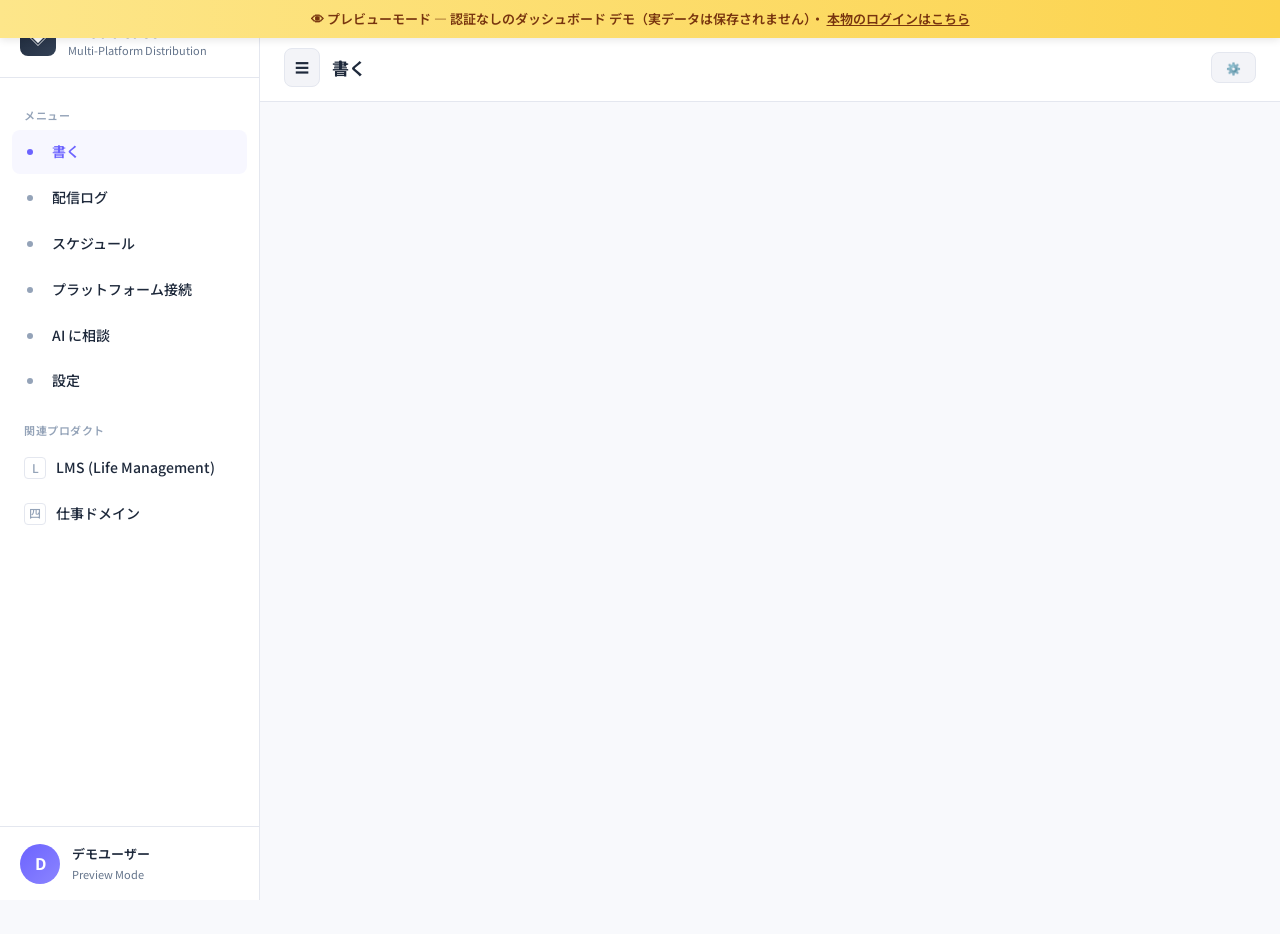
<file: broadcast-preview.html>
<!DOCTYPE html>
<html lang="ja">
<head>
  <meta charset="UTF-8">
  <meta name="viewport" content="width=device-width, initial-scale=1.0, maximum-scale=1.0, user-scalable=no">
  <title>Broadcast Preview - Multi-Platform Distribution System</title>
  <link rel="stylesheet" href="css/styles.css">
  <link rel="stylesheet" href="css/broadcast.css">
  <link rel="preconnect" href="https://fonts.googleapis.com">
  <link href="https://fonts.googleapis.com/css2?family=Noto+Sans+JP:wght@300;400;500;700&family=Inter:wght@300;400;500;700&display=swap" rel="stylesheet">
  <style>
    .preview-banner {
      position: fixed;
      top: 0; left: 0; right: 0;
      background: linear-gradient(90deg, #FDE68A, #FCD34D);
      color: #78350F;
      padding: 8px 16px;
      text-align: center;
      font-size: 13px;
      font-weight: 600;
      z-index: 9999;
      box-shadow: 0 2px 8px rgba(0,0,0,0.1);
    }
    .app-container { padding-top: 34px; }
  </style>
</head>
<body>
  <div class="preview-banner">
    👁 プレビューモード — 認証なしのダッシュボード デモ（実データは保存されません）・
    <a href="broadcast.html" style="color:#78350F;text-decoration:underline;">本物のログインはこちら</a>
  </div>

  <div class="app-container">

    <!-- Sidebar -->
    <aside class="sidebar" id="sidebar">
      <div class="sidebar-header">
        <a class="sidebar-logo" onclick="broadcastApp.navigate('compose')">
          <div class="sidebar-logo-icon">◈</div>
          <div>
            <div class="sidebar-logo-text">Broadcast</div>
            <div class="sidebar-logo-sub">Multi-Platform Distribution</div>
          </div>
        </a>
      </div>

      <nav class="sidebar-nav">
        <div class="nav-section-title">メニュー</div>
        <a class="nav-item active" data-page="compose" onclick="broadcastApp.navigate('compose')">
          <span class="nav-dot"></span><span>書く</span>
        </a>
        <a class="nav-item" data-page="history" onclick="broadcastApp.navigate('history')">
          <span class="nav-dot"></span><span>配信ログ</span>
        </a>
        <a class="nav-item" data-page="scheduled" onclick="broadcastApp.navigate('scheduled')">
          <span class="nav-dot"></span><span>スケジュール</span>
        </a>
        <a class="nav-item" data-page="connections" onclick="broadcastApp.navigate('connections')">
          <span class="nav-dot"></span><span>プラットフォーム接続</span>
        </a>
        <a class="nav-item" data-page="ask_ai" onclick="broadcastApp.navigate('ask_ai')">
          <span class="nav-dot"></span><span>AI に相談</span>
        </a>
        <a class="nav-item" data-page="settings" onclick="broadcastApp.navigate('settings')">
          <span class="nav-dot"></span><span>設定</span>
        </a>

        <div class="nav-section-title">関連プロダクト</div>
        <a class="nav-item" href="index.html">
          <span class="nav-num">L</span><span>LMS (Life Management)</span>
        </a>
        <a class="nav-item" href="work.html">
          <span class="nav-num">四</span><span>仕事ドメイン</span>
        </a>
      </nav>

      <div class="sidebar-user">
        <div class="user-avatar" style="background:linear-gradient(135deg,#6C63FF,#8B85FF);color:#fff;">D</div>
        <div class="user-info">
          <div class="user-name">デモユーザー</div>
          <div class="user-domain">Preview Mode</div>
        </div>
      </div>
    </aside>

    <!-- Main Content -->
    <main class="main-content">
      <div class="top-bar" id="top-bar">
        <div class="top-bar-left">
          <button class="btn btn-icon btn-secondary" id="menu-toggle" onclick="document.getElementById('sidebar').classList.toggle('open')">☰</button>
          <h2 class="top-bar-title" id="top-bar-title">書く</h2>
        </div>
        <div class="top-bar-right">
          <button class="btn btn-sm btn-secondary" onclick="broadcastApp.navigate('settings')">⚙️</button>
        </div>
      </div>

      <div class="page-content" id="mainContent"></div>
    </main>

  </div>

  <!-- Sidebar Overlay (mobile) -->
  <div class="sidebar-overlay" id="sidebar-overlay" onclick="document.getElementById('sidebar').classList.toggle('open')"></div>

  <!-- Toast -->
  <div class="toast-container" id="toast-container"></div>

  <!-- Mock shared LMS infrastructure stubs (enough to render the UI) -->
  <script>
    // Stub CONFIG to avoid depending on config.js's Firebase init
    window.CONFIG = {
      aiModels: {
        'claude-opus-4-6':   { name: 'Claude Opus 4.6',   provider: 'anthropic', maxTokens: 4096 },
        'claude-sonnet-4-6': { name: 'Claude Sonnet 4.6', provider: 'anthropic', maxTokens: 4096 },
        'claude-haiku-4-5':  { name: 'Claude Haiku 4.5',  provider: 'anthropic', maxTokens: 4096 },
        'gpt-4o':            { name: 'GPT-4o',            provider: 'openai',    maxTokens: 4096 },
        'gemini-pro':        { name: 'Gemini Pro',        provider: 'google',    maxTokens: 4096 }
      },
      endpoints: { anthropic: '', openai: '', google: '' }
    };

    // Stub Components helper (subset used by broadcast-app)
    window.Components = {
      showToast(msg, type) {
        const c = document.getElementById('toast-container');
        const t = document.createElement('div');
        t.className = 'toast toast-' + (type || 'info');
        t.textContent = msg;
        c.appendChild(t);
        setTimeout(() => t.classList.add('show'), 10);
        setTimeout(() => { t.classList.remove('show'); setTimeout(() => t.remove(), 300); }, 2800);
      },
      emptyState(icon, title, description) {
        return `<div class="empty-state">
          <div class="empty-icon" style="font-size:48px">${icon || '📭'}</div>
          <h3>${title || ''}</h3>
          <p style="color:var(--text-secondary)">${description || ''}</p>
        </div>`;
      },
      chatMessage(msg) {
        const cls = msg.role === 'user' ? 'chat-user' : 'chat-ai';
        const icon = msg.role === 'user' ? 'あ' : 'S';
        return `<div class="chat-msg ${cls}" style="display:flex;gap:10px;padding:10px;border-bottom:1px solid var(--border)">
          <div class="chat-icon" style="width:32px;height:32px;border-radius:50%;background:var(--accent);color:#fff;display:flex;align-items:center;justify-content:center;font-weight:700">${icon}</div>
          <div class="chat-content" style="flex:1">${(msg.content || '').replace(/\n/g, '<br>')}</div>
        </div>`;
      }
    };

    // Stub AIEngine (preview does not actually call APIs)
    window.AIEngine = {
      callAnthropic: () => Promise.resolve(''),
      callOpenAI: () => Promise.resolve(''),
      callGemini: () => Promise.resolve(''),
      setApiKey: () => {}
    };
    // Stub store with mock authenticated user
    window.store = {
      _state: { user: { displayName: 'デモユーザー', email: 'demo@example.com' }, isAuthenticated: true },
      get(k) { return this._state[k]; },
      set(k, v) { this._state[k] = v; },
      on() { return () => {}; }
    };
    window.FirebaseBackend = { init: () => Promise.resolve(), signOut: () => Promise.resolve() };
  </script>

  <!-- Broadcast scripts (real code, reactive UI) -->
  <script src="js/broadcast-config.js"></script>
  <script src="js/broadcast-store.js"></script>
  <script src="js/broadcast-ai.js"></script>
  <script src="js/broadcast-platforms.js"></script>
  <script src="js/broadcast-app.js"></script>

  <script>
    // ─── Inject demo data into broadcastStore ───
    broadcastStore.set('draft', {
      title: '仕事の発信を、世界へ。',
      body: `今日の気づき：\n\n自分の思考をアウトプットする時、1つのプラットフォームだけに絞る必要はない。\n\n・Twitter では要点を絞って\n・LinkedIn ではプロフェッショナルに\n・Medium では深掘りエッセイに\n・note では読者との距離感を意識して\n\nそれぞれに合わせて書き分ければ、同じ思考がもっと多くの人に届く。\n\n書き分け作業こそ、AI が最も価値を発揮するところ。\n自分は原稿を 1 つ書き、AI に任せればいい。`,
      language: 'ja',
      tags: [],
      images: [],
      createdAt: new Date().toISOString()
    });

    broadcastStore.set('selectedPlatforms', ['twitter', 'linkedin', 'medium', 'note', 'threads', 'bluesky', 'discord', 'slack']);

    broadcastStore.set('connections', {
      twitter:   { connected: true, token: 'demo' },
      linkedin:  { connected: true, token: 'demo' },
      medium:    { connected: true, token: 'demo', userId: 'demo' },
      note:      { connected: true },
      threads:   { connected: true, token: 'demo' },
      bluesky:   { connected: true, handle: 'demo.bsky.social', appPassword: 'demo' },
      discord:   { connected: true, webhook: 'https://discord.com/api/webhooks/demo' },
      slack:     { connected: true, webhook: 'https://hooks.slack.com/demo' },
      mastodon:  { connected: true, token: 'demo', instance: 'mastodon.social' },
      telegram:  { connected: true, token: 'demo', chatId: '@demo' },
      devto:     { connected: true, token: 'demo' }
    });

    broadcastStore.set('adaptations', {
      twitter: {
        title: '',
        body: '今日の気づき：\n\n自分の思考を 1 プラットフォームに絞る必要はない。AI に書き分けを任せれば、同じ思考がもっと多くの人に届く。\n\n書き分けこそ AI の真価。#発信 #AI活用',
        tags: ['発信', 'AI活用'],
        charCount: 96,
        language: 'ja',
        edited: false
      },
      linkedin: {
        title: '',
        body: `【発信の質を上げる小さな気づき】\n\nコンテンツを発信する時、私たちは無意識に「1 つのプラットフォーム」を選んでしまいがちです。\n\nしかし、同じ思考であっても：\n\n✅ Twitter では要点を絞って瞬発力で\n✅ LinkedIn ではプロフェッショナルな学びとして\n✅ Medium では深いエッセイとして\n✅ note では読者との距離感を大切に\n\n書き分けることで、同じ思考がより多くの人の心に届きます。\n\nそして、この「書き分け作業」こそ、AI が最も価値を発揮する領域。\n\n私たちは原稿を 1 つ書くだけでよく、プラットフォーム最適化は AI に任せる — そんな時代が来ています。\n\n#コンテンツ戦略 #AI活用 #発信力`,
        tags: ['コンテンツ戦略', 'AI活用', '発信力'],
        charCount: 392,
        language: 'ja',
        edited: false
      },
      medium: {
        title: '書き分けは AI の仕事 — マルチプラットフォーム時代の発信術',
        body: `## はじめに\n\n自分の思考をアウトプットする時、私たちはつい 1 つのプラットフォームだけに絞りがちです。Twitter なら Twitter、LinkedIn なら LinkedIn、という具合に。\n\nでも、本当にそれでいいのでしょうか？\n\n## 各プラットフォームの性格\n\n同じ思想でも、プラットフォームごとに届き方は大きく違います。\n\n- **Twitter**: 要点を絞った瞬発力が求められる\n- **LinkedIn**: プロフェッショナルな学びとして提示する\n- **Medium**: 深いエッセイとして構造化する\n- **note**: 読者との距離感を大切にする\n\n## AI が変えたこと\n\nかつてはこの「書き分け作業」こそがボトルネックでした。1 つの思考を 4 つのプラットフォーム向けに書き分けるには、単純に 4 倍の時間がかかったからです。\n\nしかし今、AI はこの作業を完璧にこなせます。私たちは原稿を 1 つ書くだけ。あとは AI に任せればいい。\n\n## 結論\n\n発信の質を上げる鍵は、もはや「どう書くか」ではなく「どう AI に書き分けさせるか」です。`,
        tags: ['ai', 'writing', 'content-strategy'],
        charCount: 480,
        language: 'ja',
        edited: false
      },
      note: {
        title: '書き分けは AI の仕事になった',
        body: `自分の思考をアウトプットする時、いつも迷っていました。\n\nTwitter にしようか、note にしようか、それとも Medium に長文で書こうか。\n\n今日、ふと気づいたんです。どれか 1 つを選ぶ必要なんて、もうないんじゃないかって。\n\n同じ思想でも、プラットフォームによって届き方が違う。Twitter では要点を。LinkedIn ではプロフェッショナルに。Medium では深掘りで。そして note では、こうして読者の方との距離感を大切にしながら。\n\nそれぞれに合わせて書き分ければ、同じ思考がもっと多くの人に届くはず。\n\nそして面白いのは、この「書き分け作業」こそ、AI が最も価値を発揮する領域だということ。私たちは原稿を 1 つ書くだけでいい。あとは AI が、それぞれのプラットフォームの空気に合わせて書き直してくれる。\n\n発信のハードルが、また一つ下がった気がします。`,
        tags: [],
        charCount: 388,
        language: 'ja',
        edited: false
      },
      threads: {
        title: '',
        body: '自分の思考を 1 プラットフォームに絞る必要はもうない。\n\n・Twitter では要点を\n・LinkedIn ではプロフェッショナルに\n・Medium では深掘りに\n・note では読者との距離感を意識して\n\n書き分け作業こそ AI が最も価値を発揮する領域。原稿を 1 つ書けば、あとは AI に任せればいい。',
        tags: [],
        charCount: 155,
        language: 'ja',
        edited: false
      },
      bluesky: {
        title: '',
        body: '気づき: 自分の思考を 1 プラットフォームに絞る必要はない。\n\nTwitter/LinkedIn/Medium/note、それぞれに合わせて書き分ければ、同じ思考がもっと多くの人に届く。\n\n書き分けこそ AI の仕事。私たちは原稿を 1 つ書くだけでいい。',
        tags: [],
        charCount: 128,
        language: 'ja',
        edited: false
      },
      discord: {
        title: '',
        body: '📝 **今日の気づき**\n\n同じ思考でも、Twitter / LinkedIn / Medium / note で届き方が違う。\n書き分けこそ AI の仕事。原稿を 1 つ書けば、あとは AI に任せればいい。\n\n発信のハードルがまた下がった感ある。',
        tags: [],
        charCount: 135,
        language: 'ja',
        edited: false
      },
      slack: {
        title: '',
        body: '📝 今日の気づき: 同じ思考でもプラットフォームによって届き方が違う。Twitter では要点を、LinkedIn ではプロフェッショナルに、Medium では深掘りで。書き分けこそ AI の仕事なので、私たちは原稿を 1 つ書くだけでいい。発信のハードルがまた一段下がった。',
        tags: [],
        charCount: 144,
        language: 'ja',
        edited: false
      }
    });

    // Demo broadcast history
    broadcastStore.set('broadcasts', [
      {
        id: 'demo1',
        timestamp: new Date(Date.now() - 86400000).toISOString(),
        draft: { title: '朝の習慣の力', body: '毎朝の 15 分の瞑想が、1 日の質を劇的に変える。' },
        platforms: ['twitter', 'threads', 'bluesky', 'linkedin'],
        results: {
          twitter:  { status: 'success', url: 'https://twitter.com/i/web/status/demo1' },
          threads:  { status: 'success', url: 'https://threads.net/@demo/post/demo1' },
          bluesky:  { status: 'success', url: 'https://bsky.app/profile/demo/post/demo1' },
          linkedin: { status: 'success', url: 'https://linkedin.com/feed/update/demo1' }
        }
      },
      {
        id: 'demo2',
        timestamp: new Date(Date.now() - 172800000).toISOString(),
        draft: { title: '', body: 'コードは書かれる時間より読まれる時間の方が 10 倍長い。可読性は機能と同等に重要。' },
        platforms: ['twitter', 'devto', 'mastodon', 'discord'],
        results: {
          twitter:  { status: 'success', url: '#' },
          devto:    { status: 'success', url: '#' },
          mastodon: { status: 'success', url: '#' },
          discord:  { status: 'success' }
        }
      },
      {
        id: 'demo3',
        timestamp: new Date(Date.now() - 259200000).toISOString(),
        draft: { title: '', body: '日曜の朝、新しい週の設計図を書く時間を持つ。' },
        platforms: ['twitter', 'linkedin', 'slack'],
        results: {
          twitter:  { status: 'success', url: '#' },
          linkedin: { status: 'error', error: 'Rate limit exceeded' },
          slack:    { status: 'success' }
        }
      }
    ]);

    // ─── Override auth checks & disable real network calls ───
    broadcastStore.set = (function(orig) {
      return function(key, value) {
        // Prevent infinite redirect loops from isAuthenticated listener
        if (key === 'isAuthenticated' && value === false) return;
        return orig.call(this, key, value);
      };
    })(broadcastStore.set);

    // Stub the AI/platform calls so demo buttons don't throw
    BroadcastAI.callModel = async () => '---TITLE---\n\n---BODY---\n(プレビュー: 実際の AI 呼び出しはスタブ化されています)\n---TAGS---\n';
    BroadcastAI.adaptForAll = async () => {
      Components.showToast('プレビューでは実際の AI 呼び出しは行いません', 'info');
      return {};
    };
    BroadcastPlatforms.distribute = async () => {
      Components.showToast('プレビューでは実際の配信は行いません', 'info');
      return {};
    };

    // ─── Render ───
    broadcastApp.navigate = function(page) {
      broadcastStore._state.currentPage = page;
      const title = document.getElementById('top-bar-title');
      if (title) title.textContent = this.pageTitle(page);
      document.querySelectorAll('.nav-item').forEach(el => {
        el.classList.toggle('active', el.dataset.page === page);
      });
      const main = document.getElementById('mainContent');
      switch (page) {
        case 'compose':     main.innerHTML = this.renderCompose(); this.bindCompose(); break;
        case 'history':     main.innerHTML = this.renderHistory(); break;
        case 'connections': main.innerHTML = this.renderConnections(); break;
        case 'scheduled':   main.innerHTML = this.renderScheduled(); break;
        case 'settings':    main.innerHTML = this.renderSettings(); break;
        case 'ask_ai':      main.innerHTML = this.renderAskAI(); break;
        default:            main.innerHTML = this.renderCompose();
      }
    };

    // Initial render
    broadcastApp.navigate('compose');
  </script>
</body>
</html>
</file>
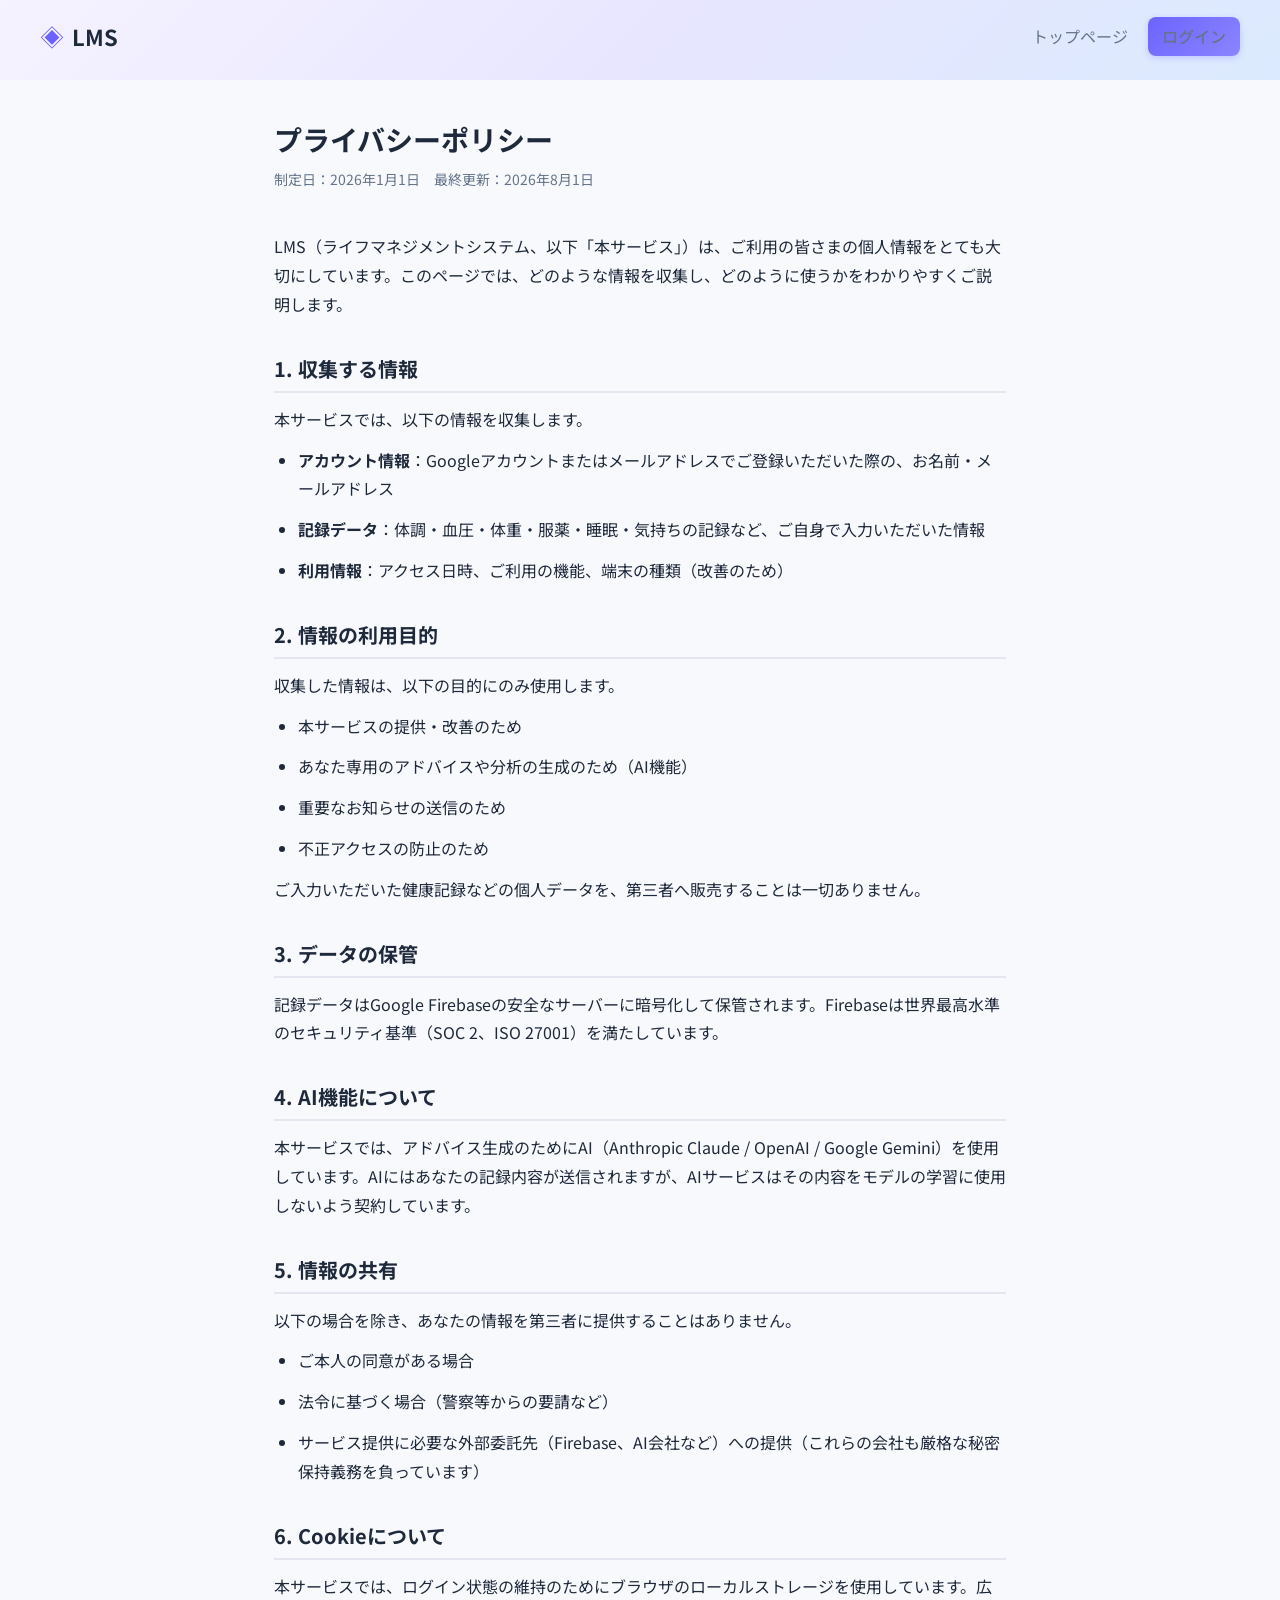
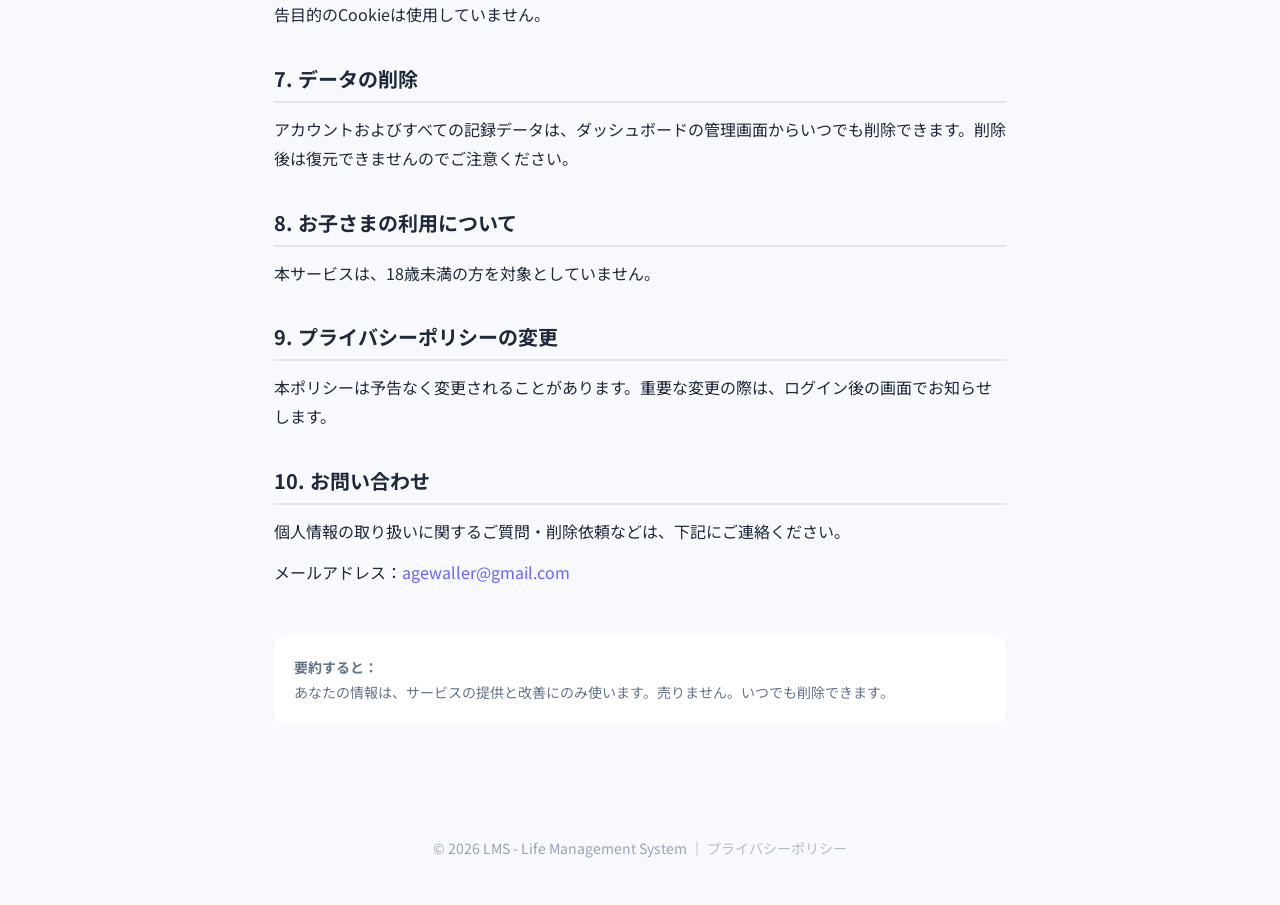
<file: privacy.html>
<!DOCTYPE html>
<html lang="ja">
<head>
  <meta charset="UTF-8">
  <meta name="theme-color" content="#6C63FF">
  <meta name="viewport" content="width=device-width, initial-scale=1.0">
  <title>プライバシーポリシー | LMS - Life Management System</title>
  <meta name="description" content="LMS（ライフマネジメントシステム）のプライバシーポリシーです。個人情報の取り扱い、データの利用方法をわかりやすくご説明します。">
  <link rel="manifest" href="/manifest.json">
  <link rel="stylesheet" href="css/styles.css?v=6">
  <link rel="preconnect" href="https://fonts.googleapis.com">
  <link href="https://fonts.googleapis.com/css2?family=Noto+Sans+JP:wght@300;400;500;700&display=swap" rel="stylesheet">
  <style>
    .policy-body {
      max-width: 780px;
      margin: 0 auto;
      padding: 40px 24px 80px;
      font-size: 16px;
      line-height: 1.8;
      color: var(--text-primary);
    }
    .policy-body h1 { font-size: 28px; margin-bottom: 8px; }
    .policy-body .updated { color: var(--text-secondary); font-size: 14px; margin-bottom: 40px; }
    .policy-body h2 { font-size: 20px; margin: 36px 0 12px; padding-bottom: 8px; border-bottom: 2px solid var(--border); }
    .policy-body p, .policy-body li { margin-bottom: 12px; }
    .policy-body ul { padding-left: 24px; }
    .policy-body a { color: var(--primary); }
    .back-link { display: inline-block; margin: 24px 24px 0; color: var(--primary); font-size: 15px; }
  </style>
</head>
<body class="landing-page">

  <header class="lp-hero" style="min-height:80px;padding:0">
    <nav class="lp-nav">
      <div class="lp-logo">
        <a href="index.html" class="logo-link"><span class="logo-icon">◈</span> <span class="logo-text">LMS</span></a>
      </div>
      <div class="lp-nav-links">
        <a href="index.html">トップページ</a>
        <a href="index.html#login" class="btn btn-sm btn-primary">ログイン</a>
      </div>
    </nav>
  </header>

  <div class="policy-body">
    <h1>プライバシーポリシー</h1>
    <p class="updated">制定日：2026年1月1日　最終更新：2026年8月1日</p>

    <p>LMS（ライフマネジメントシステム、以下「本サービス」）は、ご利用の皆さまの個人情報をとても大切にしています。このページでは、どのような情報を収集し、どのように使うかをわかりやすくご説明します。</p>

    <h2>1. 収集する情報</h2>
    <p>本サービスでは、以下の情報を収集します。</p>
    <ul>
      <li><strong>アカウント情報</strong>：Googleアカウントまたはメールアドレスでご登録いただいた際の、お名前・メールアドレス</li>
      <li><strong>記録データ</strong>：体調・血圧・体重・服薬・睡眠・気持ちの記録など、ご自身で入力いただいた情報</li>
      <li><strong>利用情報</strong>：アクセス日時、ご利用の機能、端末の種類（改善のため）</li>
    </ul>

    <h2>2. 情報の利用目的</h2>
    <p>収集した情報は、以下の目的にのみ使用します。</p>
    <ul>
      <li>本サービスの提供・改善のため</li>
      <li>あなた専用のアドバイスや分析の生成のため（AI機能）</li>
      <li>重要なお知らせの送信のため</li>
      <li>不正アクセスの防止のため</li>
    </ul>
    <p>ご入力いただいた健康記録などの個人データを、第三者へ販売することは一切ありません。</p>

    <h2>3. データの保管</h2>
    <p>記録データはGoogle Firebaseの安全なサーバーに暗号化して保管されます。Firebaseは世界最高水準のセキュリティ基準（SOC 2、ISO 27001）を満たしています。</p>

    <h2>4. AI機能について</h2>
    <p>本サービスでは、アドバイス生成のためにAI（Anthropic Claude / OpenAI / Google Gemini）を使用しています。AIにはあなたの記録内容が送信されますが、AIサービスはその内容をモデルの学習に使用しないよう契約しています。</p>

    <h2>5. 情報の共有</h2>
    <p>以下の場合を除き、あなたの情報を第三者に提供することはありません。</p>
    <ul>
      <li>ご本人の同意がある場合</li>
      <li>法令に基づく場合（警察等からの要請など）</li>
      <li>サービス提供に必要な外部委託先（Firebase、AI会社など）への提供（これらの会社も厳格な秘密保持義務を負っています）</li>
    </ul>

    <h2>6. Cookieについて</h2>
    <p>本サービスでは、ログイン状態の維持のためにブラウザのローカルストレージを使用しています。広告目的のCookieは使用していません。</p>

    <h2>7. データの削除</h2>
    <p>アカウントおよびすべての記録データは、ダッシュボードの管理画面からいつでも削除できます。削除後は復元できませんのでご注意ください。</p>

    <h2>8. お子さまの利用について</h2>
    <p>本サービスは、18歳未満の方を対象としていません。</p>

    <h2>9. プライバシーポリシーの変更</h2>
    <p>本ポリシーは予告なく変更されることがあります。重要な変更の際は、ログイン後の画面でお知らせします。</p>

    <h2>10. お問い合わせ</h2>
    <p>個人情報の取り扱いに関するご質問・削除依頼などは、下記にご連絡ください。</p>
    <p>メールアドレス：<a href="mailto:agewaller@gmail.com">agewaller@gmail.com</a></p>

    <div style="margin-top:48px;padding:20px;background:var(--bg-secondary);border-radius:var(--radius);font-size:14px;color:var(--text-secondary)">
      <strong>要約すると：</strong><br>
      あなたの情報は、サービスの提供と改善にのみ使います。売りません。いつでも削除できます。
    </div>
  </div>

  <footer class="lp-footer">
    <p>&copy; 2026 LMS - Life Management System ｜ <a href="privacy.html" style="color:inherit;opacity:0.7">プライバシーポリシー</a></p>
  </footer>

</body>
</html>
</file>
<file: css/styles.css>
/* ============================================================
   LMS - Life Management System Styles
   未病ダイアリーの設計を踏襲
   ============================================================ */

/* ─── CSS Variables (未病ダイアリー準拠 + 65歳向け調整) ─── */
:root {
  /* Backgrounds */
  --bg-primary: #f8f9fc;
  --bg-secondary: #ffffff;
  --bg-tertiary: #f3f4f8;
  --bg-card: #ffffff;
  --bg-hover: #f0f1f6;

  /* Borders */
  --border: #e4e7ef;
  --border-light: #d8dce8;

  /* Accent */
  --accent: #6C63FF;
  --accent-light: #8B85FF;
  --accent-bg: rgba(108, 99, 255, 0.05);
  --accent-border: rgba(108, 99, 255, 0.15);

  /* Status */
  --success: #10b981;
  --success-bg: rgba(16, 185, 129, 0.08);
  --warning: #f59e0b;
  --warning-bg: rgba(245, 158, 11, 0.08);
  --danger: #ef4444;
  --danger-bg: rgba(239, 68, 68, 0.08);
  --info: #3b82f6;
  --info-bg: rgba(59, 130, 246, 0.08);

  /* Text */
  --text-primary: #1e293b;
  --text-secondary: #64748b;
  --text-muted: #94a3b8;

  /* LMS legacy aliases (backward compat) */
  --primary: #6C63FF;
  --primary-light: #8B85FF;
  --primary-dark: #5B52E6;
  --bg: #f8f9fc;
  --text: #1e293b;
  --text-light: #64748b;

  /* Dimensions */
  --radius: 12px;
  --radius-sm: 8px;
  --radius-xs: 6px;
  --shadow: 0 1px 3px rgba(0,0,0,0.06), 0 1px 2px rgba(0,0,0,0.04);
  --shadow-lg: 0 4px 12px rgba(0,0,0,0.08);
  --transition: 0.2s ease;
  --sidebar-width: 260px;
  --sidebar-w: 260px;

  /* Fonts */
  --font-main: 'Noto Sans JP', 'Inter', -apple-system, BlinkMacSystemFont, sans-serif;
}

/* ─── Reset (未病ダイアリー準拠) ─── */
* { box-sizing: border-box; margin: 0; padding: 0; max-width: 100%; }
html { scroll-behavior: smooth; font-size: 15px; overflow-x: hidden; }
body {
  background: var(--bg-primary);
  color: var(--text-primary);
  font-family: var(--font-main);
  line-height: 1.7;
  min-height: 100vh;
  overflow-x: hidden;
  width: 100%;
  max-width: 100vw;
  font-size: 15px;
}
img, video, iframe, table, pre, code, svg { max-width: 100%; }
a { color: var(--accent); text-decoration: none; }
a:hover { opacity: 0.85; }
h1, h2, h3, h4 { font-weight: 700; line-height: 1.4; color: var(--text-primary); }
h1 { font-size: 24px; }
h2 { font-size: 20px; }
h3 { font-size: 17px; }
h4 { font-size: 15px; }
p { margin-bottom: 12px; }

/* ─── Buttons ─── */
.btn {
  display: inline-flex;
  align-items: center;
  justify-content: center;
  gap: 8px;
  padding: 10px 20px;
  border-radius: var(--radius-sm);
  font-size: 14px;
  font-weight: 500;
  cursor: pointer;
  border: none;
  transition: all var(--transition);
  font-family: var(--font-main);
  text-decoration: none;
  white-space: nowrap;
}
.btn:disabled { opacity: 0.5; cursor: not-allowed; }

.btn-primary {
  background: linear-gradient(135deg, var(--accent) 0%, var(--accent-light) 100%);
  color: #fff;
  box-shadow: 0 2px 6px rgba(108,99,255,0.25);
}
.btn-primary:hover {
  transform: translateY(-1px);
  box-shadow: 0 4px 12px rgba(108,99,255,0.35);
}

.btn-secondary {
  background: var(--bg-tertiary);
  color: var(--text-primary);
  border: 1px solid var(--border);
}
.btn-secondary:hover { background: var(--bg-hover); border-color: var(--border-light); }

.btn-outline {
  background: transparent;
  color: var(--accent);
  border: 1px solid var(--accent-border);
}
.btn-outline:hover { background: var(--accent-bg); }

.btn-success { background: var(--success); color: #fff; }
.btn-danger { background: var(--danger); color: #fff; }
.btn-warning { background: var(--warning); color: #fff; }

.btn-sm { padding: 6px 14px; font-size: 12px; }
.btn-lg { padding: 14px 28px; font-size: 16px; }
.btn-icon { padding: 8px; min-width: 36px; }
.btn-block { width: 100%; }

.btn-google {
  display: flex;
  align-items: center;
  justify-content: center;
  gap: 10px;
  width: 100%;
  padding: 12px 18px;
  border-radius: var(--radius-sm);
  background: #fff;
  color: var(--text-primary);
  border: 1px solid var(--border);
  font-size: 14px;
  font-weight: 500;
  cursor: pointer;
  transition: all var(--transition);
}
.btn-google:hover { background: var(--bg-tertiary); box-shadow: var(--shadow); }

/* ─── Form Elements ─── */
.form-group { margin-bottom: 16px; }
.form-group label,
.form-label {
  display: block;
  font-size: 12px;
  font-weight: 600;
  text-transform: uppercase;
  letter-spacing: 0.5px;
  color: var(--text-secondary);
  margin-bottom: 6px;
}
.form-input, .form-select, .form-textarea {
  width: 100%;
  padding: 10px 14px;
  border: 1px solid var(--border);
  border-radius: var(--radius-sm);
  font-size: 14px;
  font-family: var(--font-main);
  transition: all var(--transition);
  background: var(--bg-tertiary);
  color: var(--text-primary);
}
.form-input:focus, .form-select:focus, .form-textarea:focus {
  outline: none;
  border-color: var(--accent);
  background: var(--bg-secondary);
  box-shadow: 0 0 0 3px var(--accent-bg);
}
.form-textarea, textarea.form-input { min-height: 100px; resize: vertical; }
textarea.form-input { resize: vertical; }
select.form-input { appearance: auto; }

/* Slider */
.slider-field { display: flex; align-items: center; gap: 16px; }
.slider-field input[type="range"] { flex: 1; accent-color: var(--primary); height: 28px; }
.slider-val { font-weight: 700; min-width: 36px; text-align: center; font-size: 20px; }

/* Toggle */
.toggle { position: relative; display: inline-block; width: 60px; height: 32px; }
.toggle input { opacity: 0; width: 0; height: 0; }
.toggle-slider {
  position: absolute; cursor: pointer; inset: 0;
  background: var(--border); border-radius: 26px; transition: var(--transition);
}
.toggle-slider::before {
  content: ''; position: absolute; width: 26px; height: 26px;
  left: 3px; bottom: 3px; background: #fff;
  border-radius: 50%; transition: var(--transition);
}
.toggle input:checked + .toggle-slider { background: var(--primary); }
.toggle input:checked + .toggle-slider::before { transform: translateX(28px); }

/* ─── Form Actions ─── */
.form-actions { display: flex; gap: 10px; margin-top: 16px; }

/* ─── Cards (未病ダイアリー準拠) ─── */
.card {
  background: var(--bg-secondary);
  border: 1px solid var(--border);
  border-radius: var(--radius);
  box-shadow: var(--shadow);
  overflow: hidden;
  transition: all var(--transition);
  margin-bottom: 16px;
}
.card:hover {
  border-color: var(--border-light);
  box-shadow: var(--shadow-lg);
  transform: translateY(-2px);
}
.card-header {
  padding: 16px 20px;
  border-bottom: 1px solid var(--border);
  display: flex;
  align-items: center;
  justify-content: space-between;
}
.card-header h3 { font-size: 16px; font-weight: 600; }
.card-body { padding: 20px; }
.card-footer {
  padding: 12px 20px;
  border-top: 1px solid var(--border);
  background: var(--bg-tertiary);
}

.status-badge {
  display: inline-block;
  padding: 4px 10px;
  background: var(--accent-bg);
  color: var(--accent);
  border-radius: 20px;
  font-size: 11px;
  font-weight: 600;
}

.integration-steps {
  background: var(--bg-tertiary);
  padding: 14px 18px;
  border-radius: var(--radius-sm);
  margin: 12px 0;
}
.integration-steps h4 { font-size: 13px; margin-bottom: 8px; color: var(--text-secondary); }
.integration-steps ol { padding-left: 20px; }
.integration-steps li { font-size: 13px; line-height: 1.8; color: var(--text-primary); }
.integration-note { font-size: 12px; color: var(--text-secondary); margin-top: 8px; }

.integration-auto-flow {
  background: var(--accent-bg);
  border: 1px solid var(--accent-border);
  border-radius: var(--radius-sm);
  padding: 16px 18px;
  margin-bottom: 16px;
}
.integration-auto-flow > h4 {
  font-size: 14px;
  color: var(--accent);
  margin-bottom: 8px;
}
.integration-auto-flow > p { font-size: 13px; color: var(--text-secondary); margin-bottom: 12px; }

.auto-flow-email { margin: 12px 0; }
.auto-flow-email label {
  display: block;
  font-size: 11px;
  font-weight: 600;
  text-transform: uppercase;
  letter-spacing: 0.5px;
  color: var(--text-secondary);
  margin-bottom: 6px;
}
.ingest-email-box {
  display: flex;
  gap: 8px;
  align-items: center;
  background: var(--bg-secondary);
  border: 1px solid var(--border);
  border-radius: var(--radius-sm);
  padding: 10px 12px;
}
.ingest-email {
  flex: 1;
  font-family: 'SF Mono', 'Monaco', 'Consolas', monospace;
  font-size: 13px;
  color: var(--text-primary);
  word-break: break-all;
  background: none;
  padding: 0;
}
.integration-manual > h4 { font-size: 13px; color: var(--text-secondary); margin-bottom: 8px; }
.integration-manual > p { font-size: 12px; color: var(--text-muted); margin-bottom: 12px; }

/* ─── Data Browser ─── */
.page-data-browser { max-width: 1100px; margin: 0 auto; }
.data-browser-header { margin-bottom: 16px; }
.data-browser-header h2 { margin-bottom: 4px; }
.page-desc { color: var(--text-secondary); font-size: 13px; }

.data-summary { display: flex; align-items: center; gap: 20px; }
.data-summary-total {
  padding-right: 20px;
  border-right: 1px solid var(--border);
  text-align: center;
}
.data-total-num { font-size: 32px; font-weight: 700; color: var(--accent); line-height: 1; }
.data-total-label { font-size: 11px; color: var(--text-secondary); text-transform: uppercase; letter-spacing: 0.5px; margin-top: 4px; }
.data-summary-categories {
  flex: 1;
  display: grid;
  grid-template-columns: repeat(auto-fit, minmax(100px, 1fr));
  gap: 8px;
}
.data-cat-item {
  padding: 10px 12px;
  background: var(--bg-tertiary);
  border-radius: var(--radius-sm);
  cursor: pointer;
  transition: all 0.2s;
  border: 1px solid transparent;
  text-align: center;
}
.data-cat-item:hover { background: var(--bg-hover); }
.data-cat-item.active { background: var(--accent-bg); border-color: var(--accent-border); color: var(--accent); }
.data-cat-count { font-size: 18px; font-weight: 700; line-height: 1; }
.data-cat-label { font-size: 11px; margin-top: 4px; }

.data-filters { display: flex; gap: 12px; flex-wrap: wrap; margin-bottom: 12px; }
.data-filters .form-group { margin-bottom: 0; }
.data-actions { display: flex; gap: 8px; }

.data-records { display: flex; flex-direction: column; gap: 16px; }
.data-date-group { }
.data-date-header {
  display: flex;
  align-items: center;
  justify-content: space-between;
  padding: 10px 14px;
  background: var(--bg-tertiary);
  border-radius: var(--radius-sm);
  margin-bottom: 8px;
}
.data-date-label { font-size: 13px; font-weight: 600; color: var(--text-primary); }
.data-date-count { font-size: 11px; color: var(--text-secondary); }

.data-entries-list { display: flex; flex-direction: column; gap: 6px; }
.data-entry-card {
  background: var(--bg-secondary);
  border: 1px solid var(--border);
  border-radius: var(--radius-sm);
  padding: 12px 14px;
  transition: all 0.2s;
}
.data-entry-card:hover { border-color: var(--border-light); }
.data-entry-header {
  display: flex;
  align-items: center;
  gap: 10px;
  margin-bottom: 8px;
}
.data-entry-cat {
  font-size: 11px;
  font-weight: 600;
  text-transform: uppercase;
  letter-spacing: 0.3px;
  color: var(--accent);
  background: var(--accent-bg);
  padding: 2px 8px;
  border-radius: 10px;
}
.data-entry-time { font-size: 11px; color: var(--text-muted); flex: 1; }
.data-entry-actions { display: flex; gap: 4px; }
.btn-icon-sm {
  padding: 4px 10px;
  background: var(--bg-tertiary);
  border: 1px solid var(--border);
  border-radius: 4px;
  font-size: 11px;
  color: var(--text-secondary);
  cursor: pointer;
  font-family: var(--font-main);
}
.btn-icon-sm:hover { background: var(--bg-hover); color: var(--text-primary); }

.data-entry-fields { display: flex; flex-wrap: wrap; gap: 6px; }
.data-field {
  display: flex;
  gap: 4px;
  font-size: 12px;
  padding: 3px 8px;
  background: var(--bg-tertiary);
  border-radius: 4px;
}
.data-field-key { color: var(--text-secondary); font-weight: 500; }
.data-field-val { color: var(--text-primary); }

.file-drop-area {
  border: 2px dashed var(--border);
  border-radius: var(--radius);
  padding: 40px 20px;
  text-align: center;
  cursor: pointer;
  transition: all var(--transition);
}
.file-drop-area.dragover, .file-drop-area:hover {
  border-color: var(--accent);
  background: var(--accent-bg);
}
.upload-icon { font-size: 40px; margin-bottom: 10px; }

/* ═══════════════════════════════════════════════════════════
   LANDING PAGE
   ═══════════════════════════════════════════════════════════ */

/* Nav */
.lp-nav {
  display: flex; justify-content: space-between; align-items: center;
  padding: 16px 40px; position: relative; z-index: 10;
}
.lp-logo { display: flex; align-items: center; gap: 8px; }
.logo-icon { font-size: 24px; color: var(--primary); }
.logo-text { font-size: 22px; font-weight: 700; color: var(--text); }
.logo-link { display: flex; align-items: center; gap: 8px; color: inherit; }
.lp-nav-links { display: flex; align-items: center; gap: 20px; }
.lp-nav-links a { color: var(--text-light); font-size: 16px; }

/* Hero */
.lp-hero {
  background: linear-gradient(135deg, #f5f3ff 0%, #e8e6ff 50%, #dbeafe 100%);
  min-height: 70vh; display: flex; flex-direction: column;
}
.hero-content {
  flex: 1; display: flex; flex-direction: column;
  align-items: center; justify-content: center; text-align: center;
  padding: 40px 20px;
}
.hero-content h1 { font-size: clamp(32px, 5vw, 56px); margin-bottom: 16px; }
.hero-subtitle { font-size: clamp(18px, 2.5vw, 24px); color: var(--text-light); margin-bottom: 40px; line-height: 2.0; }
.hero-icon { font-size: 64px; margin-bottom: 16px; }

/* Domain-specific hero */
.domain-hero {
  background: linear-gradient(135deg,
    color-mix(in srgb, var(--domain-color, var(--primary)) 10%, white) 0%,
    color-mix(in srgb, var(--domain-color, var(--primary)) 20%, white) 100%);
}

/* Sections */
.lp-section { padding: 80px 40px; max-width: 1200px; margin: 0 auto; text-align: center; }
.lp-section h2 { font-size: 32px; margin-bottom: 16px; }
.section-sub { color: var(--text-light); font-size: 18px; margin-bottom: 40px; line-height: 2.0; }
.lp-section-alt { background: #f1f3f5; max-width: 100%; padding-left: 40px; padding-right: 40px; }
.lp-section-alt > * { max-width: 1200px; margin-left: auto; margin-right: auto; }

/* Domain Cards */
.domain-cards {
  display: grid; grid-template-columns: repeat(auto-fit, minmax(200px, 1fr));
  gap: 24px; margin-top: 40px;
}
.domain-card {
  background: var(--bg-card); border-radius: var(--radius); padding: 32px 24px;
  box-shadow: var(--shadow); transition: all var(--transition);
  border-top: 4px solid var(--domain-color, var(--primary));
  color: var(--text);
}
.domain-card:hover { transform: translateY(-4px); box-shadow: var(--shadow-lg); }
.dc-icon { font-size: 40px; margin-bottom: 12px; }
.domain-card h3 { font-size: 20px; margin-bottom: 8px; }
.domain-card p { font-size: 16px; color: var(--text-light); line-height: 1.8; }
.domain-cards-sm { gap: 16px; }
.domain-cards-sm .domain-card { padding: 20px 16px; }
.domain-cards-sm .dc-icon { font-size: 28px; }
.domain-cards-sm .domain-card h3 { font-size: 16px; }

/* Features */
.feature-grid {
  display: grid; grid-template-columns: repeat(auto-fit, minmax(250px, 1fr));
  gap: 32px; margin-top: 40px; text-align: left;
}
.feature-item {
  background: var(--bg-card); border-radius: var(--radius);
  padding: 28px; box-shadow: var(--shadow);
}
.fi-icon { font-size: 32px; margin-bottom: 12px; }
.feature-item h3 { font-size: 20px; margin-bottom: 10px; }
.feature-item p { font-size: 16px; color: var(--text-light); line-height: 1.9; }

/* Login Section */
.lp-login-section { display: flex; justify-content: center; padding: 60px 20px; }
.login-card {
  background: var(--bg-card); border-radius: var(--radius);
  padding: 40px; max-width: 420px; width: 100%;
  box-shadow: var(--shadow-lg); text-align: center;
}
.login-card h2 { font-size: 26px; margin-bottom: 12px; }
.login-card > p { color: var(--text-light); margin-bottom: 24px; font-size: 16px; }
/* Auth Tabs & Panels */
.auth-tabs { display: flex; gap: 0; margin-bottom: 24px; border-bottom: 2px solid var(--border); }
.auth-tab {
  flex: 1; padding: 14px; border: none; background: none;
  font-size: 17px; font-weight: 600; font-family: var(--font-main);
  color: var(--text-muted); cursor: pointer; border-bottom: 3px solid transparent;
  margin-bottom: -2px; transition: all var(--transition);
}
.auth-tab.active, .auth-tab:hover { color: var(--primary); border-bottom-color: var(--primary); }
.auth-panel { display: none; }
.auth-panel.active { display: block; }
.auth-panel h3 { font-size: 22px; margin-bottom: 8px; }
.auth-desc { color: var(--text-light); font-size: 15px; margin-bottom: 20px; }
.auth-help { text-align: center; margin-top: 16px; font-size: 15px; color: var(--text-light); }
.auth-help a { color: var(--primary); font-weight: 600; }

.login-divider {
  display: flex; align-items: center; gap: 16px; margin: 24px 0;
  color: var(--text-muted); font-size: 15px;
}
.login-divider::before, .login-divider::after {
  content: ''; flex: 1; height: 1px; background: var(--border);
}

/* Footer */
.lp-footer { text-align: center; padding: 32px; color: var(--text-muted); font-size: 14px; }

/* ═══════════════════════════════════════════════════════════
   DASHBOARD (未病ダイアリー準拠)
   ═══════════════════════════════════════════════════════════ */

.app-container {
  display: flex;
  min-height: 100vh;
  width: 100%;
}

/* Sidebar */
.sidebar {
  width: var(--sidebar-width);
  background: var(--bg-secondary);
  border-right: 1px solid var(--border);
  display: flex;
  flex-direction: column;
  position: fixed;
  top: 0;
  left: 0;
  bottom: 0;
  z-index: 100;
  transition: transform var(--transition);
  overflow-y: auto;
}

.sidebar-header {
  padding: 20px;
  border-bottom: 1px solid var(--border);
}

.sidebar-logo {
  display: flex;
  align-items: center;
  gap: 12px;
  cursor: pointer;
  color: var(--text-primary);
}
.sidebar-logo-text {
  font-size: 18px;
  font-weight: 700;
  color: var(--text-primary);
  line-height: 1.2;
}
.sidebar-logo-sub {
  font-size: 11px;
  color: var(--text-secondary);
  line-height: 1.2;
  margin-top: 2px;
}

.sidebar-nav {
  flex: 1;
  overflow-y: auto;
  padding: 12px;
}

.nav-section-title {
  font-size: 11px;
  text-transform: uppercase;
  letter-spacing: 0.5px;
  color: var(--text-muted);
  font-weight: 600;
  padding: 16px 12px 6px;
}

.nav-item {
  display: flex;
  align-items: center;
  gap: 10px;
  padding: 10px 12px;
  margin-bottom: 2px;
  color: var(--text-primary);
  font-size: 14px;
  font-weight: 500;
  cursor: pointer;
  border-radius: var(--radius-sm);
  transition: all var(--transition);
  text-decoration: none;
}
.nav-item:hover { background: var(--bg-hover); }
.nav-item.active {
  background: var(--accent-bg);
  color: var(--accent);
  font-weight: 600;
}
.nav-icon {
  font-size: 16px;
  width: 20px;
  text-align: center;
  color: var(--text-muted);
}
.nav-dot {
  display: inline-block;
  width: 6px;
  height: 6px;
  border-radius: 50%;
  background: var(--text-muted);
  margin: 0 9px 0 3px;
  transition: background 0.2s;
  flex-shrink: 0;
}
.nav-item:hover .nav-dot { background: var(--accent); }
.nav-item.active .nav-dot { background: var(--accent); }
.nav-num {
  display: inline-flex;
  align-items: center;
  justify-content: center;
  width: 22px;
  height: 22px;
  font-size: 12px;
  font-weight: 500;
  color: var(--text-muted);
  border: 1px solid var(--border);
  border-radius: 4px;
  flex-shrink: 0;
}
.nav-item.active .nav-num { color: var(--accent); border-color: var(--accent); background: var(--accent-bg); }
.domain-nav.active { background: var(--accent-bg); color: var(--accent); font-weight: 600; }

.sidebar-logo-icon {
  width: 36px;
  height: 36px;
  background: linear-gradient(135deg, #1e293b 0%, #334155 100%);
  color: #fff;
  display: flex;
  align-items: center;
  justify-content: center;
  font-size: 18px;
  font-weight: 300;
  letter-spacing: 0.5px;
  border-radius: 8px;
  font-family: 'Inter', -apple-system, sans-serif;
}

.sidebar-user {
  padding: 16px 20px;
  border-top: 1px solid var(--border);
  display: flex;
  align-items: center;
  gap: 12px;
}
.user-avatar {
  width: 40px; height: 40px;
  border-radius: 50%;
  background: linear-gradient(135deg, var(--accent) 0%, var(--accent-light) 100%);
  color: #fff;
  display: flex; align-items: center; justify-content: center;
  font-weight: 700;
  font-size: 16px;
  flex-shrink: 0;
  overflow: hidden;
}
.user-avatar img { width: 100%; height: 100%; object-fit: cover; }
.user-info { flex: 1; min-width: 0; }
.user-name {
  font-weight: 600;
  font-size: 13px;
  color: var(--text-primary);
  white-space: nowrap;
  overflow: hidden;
  text-overflow: ellipsis;
}
.user-domain, .current-domain {
  font-size: 11px;
  color: var(--text-secondary);
  white-space: nowrap;
  overflow: hidden;
  text-overflow: ellipsis;
}

/* ─── Admin Page (未病ダイアリー準拠) ─── */
.page-admin { max-width: 1100px; margin: 0 auto; }

.admin-tabs {
  display: flex;
  gap: 2px;
  margin-bottom: 20px;
  border-bottom: 1px solid var(--border);
  overflow-x: auto;
  padding: 0 4px;
}
.admin-tab {
  display: inline-flex;
  align-items: center;
  gap: 6px;
  padding: 12px 18px;
  background: none;
  border: none;
  border-bottom: 2px solid transparent;
  font-size: 13px;
  font-weight: 500;
  color: var(--text-secondary);
  cursor: pointer;
  white-space: nowrap;
  font-family: var(--font-main);
  margin-bottom: -1px;
  transition: all 0.2s;
}
.admin-tab:hover { color: var(--text-primary); }
.admin-tab.active {
  color: var(--accent);
  border-bottom-color: var(--accent);
  font-weight: 600;
}
.tab-count {
  display: inline-block;
  padding: 2px 8px;
  background: var(--bg-tertiary);
  border-radius: 10px;
  font-size: 11px;
  font-weight: 600;
  color: var(--text-secondary);
}
.admin-tab.active .tab-count { background: var(--accent-bg); color: var(--accent); }

.admin-filters {
  display: flex;
  gap: 10px;
  margin-bottom: 16px;
}
.admin-filters .form-input { margin: 0; }

/* Prompt List */
.prompt-list { display: flex; flex-direction: column; gap: 8px; }
.prompt-item {
  border: 1px solid var(--border);
  border-radius: var(--radius-sm);
  padding: 14px 16px;
  background: var(--bg-secondary);
  transition: all 0.2s;
}
.prompt-item:hover { border-color: var(--border-light); }
.prompt-item.inactive { opacity: 0.5; }
.prompt-header {
  display: flex;
  align-items: center;
  justify-content: space-between;
  gap: 10px;
}
.prompt-meta {
  display: flex;
  align-items: center;
  gap: 10px;
  flex-wrap: wrap;
  flex: 1;
  min-width: 0;
}
.prompt-num {
  display: inline-flex;
  align-items: center;
  justify-content: center;
  width: 22px;
  height: 22px;
  background: var(--bg-tertiary);
  color: var(--text-secondary);
  border-radius: 4px;
  font-size: 11px;
  font-weight: 600;
  flex-shrink: 0;
}
.prompt-name {
  font-size: 14px;
  font-weight: 600;
  color: var(--text-primary);
}
.prompt-badge {
  padding: 2px 8px;
  border-radius: 10px;
  font-size: 10px;
  font-weight: 600;
  text-transform: uppercase;
  letter-spacing: 0.3px;
}
.prompt-badge.domain { background: var(--accent-bg); color: var(--accent); }
.prompt-badge.schedule { background: var(--info-bg); color: var(--info); }
.prompt-desc {
  font-size: 12px;
  color: var(--text-secondary);
  margin-top: 6px;
  padding-left: 32px;
}
.prompt-edit {
  margin-top: 14px;
  padding-top: 14px;
  border-top: 1px solid var(--border);
}
.prompt-textarea {
  font-family: 'SF Mono', 'Monaco', 'Consolas', monospace;
  font-size: 12px;
  min-height: 300px;
}

/* Model Grid */
.model-grid {
  display: grid;
  grid-template-columns: repeat(auto-fill, minmax(220px, 1fr));
  gap: 12px;
}
.model-card {
  border: 1px solid var(--border);
  border-radius: var(--radius-sm);
  padding: 16px;
  cursor: pointer;
  transition: all 0.2s;
}
.model-card:hover { border-color: var(--accent-border); }
.model-card.selected {
  border-color: var(--accent);
  background: var(--accent-bg);
}
.model-name { font-size: 14px; font-weight: 600; margin-bottom: 4px; }
.model-provider { font-size: 11px; color: var(--text-secondary); text-transform: uppercase; letter-spacing: 0.5px; }
.model-tokens { font-size: 11px; color: var(--text-muted); margin-top: 6px; }
.model-active {
  display: inline-block;
  margin-top: 8px;
  padding: 2px 8px;
  background: var(--accent);
  color: #fff;
  border-radius: 10px;
  font-size: 10px;
  font-weight: 600;
}

.status-badge.connected { background: var(--success-bg); color: var(--success); }
.status-badge.disconnected { background: var(--danger-bg); color: var(--danger); }

.connection-mode { display: flex; align-items: center; gap: 10px; }
.mode-badge {
  display: inline-block;
  padding: 4px 12px;
  border-radius: 12px;
  font-size: 12px;
  font-weight: 600;
}
.mode-direct { background: var(--success-bg); color: var(--success); }
.mode-proxy { background: var(--info-bg); color: var(--info); }

.admin-users-list {
  display: flex;
  flex-direction: column;
  gap: 8px;
}
.admin-user-item {
  display: flex;
  justify-content: space-between;
  align-items: center;
  padding: 12px 14px;
  background: var(--bg-tertiary);
  border-radius: var(--radius-sm);
  border: 1px solid var(--border);
  transition: all 0.15s;
}
.admin-user-item.clickable { cursor: pointer; }
.admin-user-item.clickable:hover {
  background: var(--bg-hover);
  border-color: var(--accent-border);
  transform: translateY(-1px);
}

/* User detail modal */
.user-detail { font-size: 14px; line-height: 1.8; }
.user-detail-section {
  padding: 12px 0;
  border-bottom: 1px solid var(--border);
}
.user-detail-section:last-child { border-bottom: none; }
.user-detail-section h4 {
  font-size: 12px;
  text-transform: uppercase;
  letter-spacing: 0.5px;
  color: var(--text-secondary);
  margin-bottom: 8px;
}
.user-detail-section p { margin: 4px 0; }
.user-scores-grid {
  display: grid;
  grid-template-columns: repeat(auto-fit, minmax(100px, 1fr));
  gap: 8px;
}
.user-score-item {
  background: var(--bg-tertiary);
  border-radius: 6px;
  padding: 8px 10px;
  display: flex;
  justify-content: space-between;
  font-size: 13px;
}

/* Disease selection grid */
.disease-category { margin-bottom: 20px; }
.disease-category h4 {
  font-size: 13px;
  color: var(--text-secondary);
  text-transform: uppercase;
  letter-spacing: 0.5px;
  padding-bottom: 6px;
  border-bottom: 1px solid var(--border);
  margin-bottom: 10px;
}
.disease-grid {
  display: grid;
  grid-template-columns: repeat(auto-fit, minmax(180px, 1fr));
  gap: 6px;
}
.disease-item {
  display: flex;
  align-items: center;
  gap: 8px;
  padding: 8px 10px;
  background: var(--bg-tertiary);
  border-radius: var(--radius-sm);
  font-size: 13px;
  cursor: pointer;
  transition: background 0.15s;
}
.disease-item:hover { background: var(--bg-hover); }
.disease-item input[type="checkbox"] { width: 16px; height: 16px; }

/* User filters (admin users tab) */
.user-filters {
  display: flex;
  gap: 10px;
  align-items: flex-end;
  flex-wrap: wrap;
  margin-bottom: 12px;
}
.user-filters .form-group { margin-bottom: 0; }
.admin-user-info {
  display: flex;
  align-items: center;
  gap: 12px;
  flex: 1;
  min-width: 0;
}
.admin-user-avatar {
  width: 36px;
  height: 36px;
  border-radius: 50%;
  background: linear-gradient(135deg, var(--accent) 0%, var(--accent-light) 100%);
  color: #fff;
  display: flex;
  align-items: center;
  justify-content: center;
  font-weight: 700;
  font-size: 14px;
  flex-shrink: 0;
}
.admin-user-email {
  font-size: 14px;
  font-weight: 600;
  color: var(--text-primary);
  overflow: hidden;
  text-overflow: ellipsis;
  white-space: nowrap;
}
.admin-user-role {
  font-size: 11px;
  color: var(--text-secondary);
  margin-top: 2px;
}
.admin-user-stats { display: flex; gap: 6px; align-items: center; }
.you-badge {
  display: inline-block;
  padding: 1px 6px;
  background: var(--accent-bg);
  color: var(--accent);
  border-radius: 8px;
  font-size: 10px;
  font-weight: 600;
  vertical-align: middle;
}
.stat-chip {
  padding: 2px 8px;
  background: var(--bg-hover);
  border-radius: 10px;
  font-size: 11px;
  color: var(--text-secondary);
}

/* Main Content */
.main-content {
  flex: 1;
  margin-left: var(--sidebar-width);
  min-height: 100vh;
  display: flex;
  flex-direction: column;
}

.top-bar {
  background: var(--bg-secondary);
  border-bottom: 1px solid var(--border);
  padding: 14px 24px;
  display: flex;
  align-items: center;
  justify-content: space-between;
  position: sticky;
  top: 0;
  z-index: 50;
}
.top-bar-left {
  display: flex;
  align-items: center;
  gap: 12px;
}
.top-bar-title {
  font-size: 17px;
  font-weight: 700;
  color: var(--text-primary);
}
.top-bar-right {
  display: flex;
  align-items: center;
  gap: 8px;
}

.page-content {
  flex: 1;
  padding: 24px;
  max-width: 1200px;
  width: 100%;
  margin: 0 auto;
}

/* Sidebar Overlay (mobile) */
.sidebar-overlay {
  display: none;
  position: fixed;
  inset: 0;
  background: rgba(0,0,0,0.5);
  z-index: 90;
}
.sidebar-overlay.active { display: block; }

/* Admin only */
.admin-only { display: none; }
body.is-admin .admin-only { display: flex; }

/* Legacy (backward compat) */
.main-area { flex: 1; margin-left: var(--sidebar-width); min-height: 100vh; }
.dashboard-page { display: flex; min-height: 100vh; }
.mobile-header { display: none; }

/* Domain Tabs */
.domain-tabs-container { padding: 0 32px; border-bottom: 1px solid var(--border); background: var(--bg-card); }
.domain-tabs { display: flex; overflow-x: auto; gap: 0; }
.domain-tab {
  display: flex; flex-direction: column; align-items: center;
  padding: 14px 22px; border: none; background: none;
  cursor: pointer; font-size: 15px; font-family: var(--font-main);
  color: var(--text-muted); border-bottom: 3px solid transparent;
  transition: all var(--transition); white-space: nowrap;
}
.domain-tab:hover { color: var(--text); }
.domain-tab.active { border-bottom-color: currentColor; font-weight: 600; }
.tab-icon { font-size: 24px; }
.tab-label { font-size: 14px; }

/* Sub Nav */
.sub-nav-container { padding: 0 32px; background: var(--bg-card); border-bottom: 1px solid var(--border); }
.sub-nav { display: flex; gap: 0; }
.sub-nav-btn {
  display: flex; align-items: center; gap: 8px;
  padding: 14px 22px; border: none; background: none;
  cursor: pointer; font-size: 15px; font-family: var(--font-main);
  color: var(--text-muted); border-bottom: 2px solid transparent;
  transition: all var(--transition);
}
.sub-nav-btn:hover { color: var(--text); }
.sub-nav-btn.active { font-weight: 600; }

/* ─── Home Page ─── */
.quick-input-bar { display: flex; gap: 10px; margin-bottom: 20px; }
.quick-input-bar .form-input { flex: 1; }
#quickResponse { margin-bottom: 20px; }

/* Daily check-in status card */
.daily-checkin {
  display: flex; align-items: center; gap: 12px; flex-wrap: wrap;
  padding: 12px 16px; margin-bottom: 20px;
  background: var(--bg-card); border-radius: var(--radius);
  border-left: 4px solid var(--accent); box-shadow: var(--shadow-sm);
}
.daily-checkin.done { opacity: 0.85; }
.daily-checkin.pending { background: var(--bg-secondary); }
.checkin-icon { font-size: 20px; flex-shrink: 0; }
.checkin-text { flex: 1; font-size: 15px; font-weight: 500; color: var(--text-primary); }
.checkin-streak {
  font-size: 12px; font-weight: 600; color: var(--accent);
  background: rgba(108, 99, 255, 0.12);
  padding: 2px 8px; border-radius: 12px; white-space: nowrap;
}
.quick-response {
  background: var(--bg-card); border-radius: var(--radius);
  padding: 20px; box-shadow: var(--shadow); margin-bottom: 16px;
  font-size: 15px; line-height: 1.8; color: var(--text-primary);
}
.qr-body { margin-bottom: 12px; }
.qr-actions {
  margin-top: 12px; padding-top: 12px;
  border-top: 1px solid var(--border);
}
.qr-actions strong {
  display: block;
  font-size: 12px;
  text-transform: uppercase;
  letter-spacing: 0.5px;
  color: var(--text-secondary);
  margin-bottom: 8px;
}
.qr-actions ul { list-style: none; padding: 0; margin: 0; }
.qr-actions li {
  padding: 8px 12px;
  background: var(--bg-tertiary);
  border-radius: var(--radius-sm);
  margin-bottom: 6px;
  font-size: 14px;
  color: var(--text-primary);
  border-left: 3px solid var(--accent);
}

.home-overview { display: flex; gap: 24px; margin-bottom: 32px; align-items: flex-start; flex-wrap: wrap; }
.overview-score { flex-shrink: 0; }
.overview-stats { flex: 1; display: flex; flex-wrap: wrap; gap: 12px; }

.all-domains-overview { margin-bottom: 32px; }
.all-domains-overview h3 { margin-bottom: 16px; }
.domain-scores-grid { display: flex; flex-wrap: wrap; gap: 12px; justify-content: center; }
.mini-score { cursor: pointer; opacity: 0.7; transition: all var(--transition); }
.mini-score:hover, .mini-score.current { opacity: 1; transform: scale(1.05); }

/* Score Gauge */
.score-gauge { position: relative; display: inline-flex; align-items: center; justify-content: center; }
.score-value {
  position: absolute; font-size: 28px; font-weight: 700;
  top: 50%; left: 50%; transform: translate(-50%, -55%);
}
.mini-score .score-value { font-size: 16px; }
.score-label { position: absolute; bottom: 8px; font-size: 13px; color: var(--text-light); width: 100%; text-align: center; }

/* Stat Card */
.stat-card {
  background: var(--bg-card); border-radius: var(--radius-sm);
  padding: 16px; box-shadow: var(--shadow); display: flex; align-items: center; gap: 12px;
  min-width: 140px;
}
.stat-icon { font-size: 32px; }
.stat-value { font-size: 22px; font-weight: 700; }
.stat-label { font-size: 14px; color: var(--text-light); }
.stat-change { font-size: 14px; }
.stat-change.positive { color: var(--success); }
.stat-change.negative { color: var(--danger); }

/* Record Items */
.record-item {
  background: var(--bg-card); border-radius: var(--radius-sm);
  padding: 14px 16px; margin-bottom: 8px; border-left: 4px solid var(--primary);
  box-shadow: 0 1px 4px rgba(0,0,0,0.04);
}
.record-header { display: flex; justify-content: space-between; align-items: center; margin-bottom: 4px; }
.record-cat { font-size: 14px; font-weight: 600; color: var(--primary); }
.record-time { font-size: 13px; color: var(--text-muted); }
.record-summary { font-size: 15px; color: var(--text-light); line-height: 1.8; }

/* ─── Record Page ─── */
.category-tabs { display: flex; flex-wrap: wrap; gap: 8px; margin-bottom: 20px; }
.cat-tab {
  padding: 12px 22px; border-radius: 24px; border: 2px solid var(--border);
  background: var(--bg-card); cursor: pointer; font-size: 16px;
  font-family: var(--font-main); transition: all var(--transition);
  min-height: 48px;
}
.cat-tab.active, .cat-tab:hover { background: var(--primary); color: #fff; border-color: var(--primary); }

.category-form { display: none; }
.category-form.active { display: block; }

.diary-section {
  background: var(--bg-card); border-radius: var(--radius);
  padding: 20px; margin-bottom: 24px; box-shadow: var(--shadow);
}
.diary-textarea { min-height: 100px; }
.diary-actions { display: flex; gap: 10px; margin-top: 12px; }

.data-entry-form {
  background: var(--bg-card); border-radius: var(--radius);
  padding: 20px; box-shadow: var(--shadow); margin-bottom: 24px;
}

.file-upload-section {
  background: var(--bg-card); border-radius: var(--radius);
  padding: 20px; box-shadow: var(--shadow); margin-bottom: 24px;
}

.recent-entries { margin-top: 24px; }
.recent-entries h3 { margin-bottom: 12px; }

/* ─── Actions Page ─── */
.action-generate { display: flex; gap: 12px; margin-bottom: 24px; flex-wrap: wrap; }
.recommendations-list { margin-bottom: 24px; }
.recommendations-list h3, .action-items h3 { margin-bottom: 12px; }

.recommendation-card {
  background: var(--bg-card); border-radius: var(--radius-sm);
  padding: 16px; margin-bottom: 12px; box-shadow: var(--shadow);
  border-left: 4px solid var(--info);
}
.recommendation-card.priority-high { border-left-color: var(--danger); }
.recommendation-card.priority-med { border-left-color: var(--warning); }
.recommendation-card.priority-low { border-left-color: var(--success); }
.rec-header { display: flex; justify-content: space-between; align-items: center; margin-bottom: 8px; }
.rec-domain-badge {
  display: inline-flex; align-items: center; gap: 6px;
  padding: 4px 14px; border-radius: 14px; font-size: 13px; color: #fff;
}
.rec-priority { font-size: 13px; color: var(--text-muted); }
.rec-body { font-size: 16px; line-height: 1.9; }

.action-item {
  display: flex; align-items: center; justify-content: space-between;
  padding: 10px 14px; background: var(--bg-card); border-radius: var(--radius-sm);
  margin-bottom: 6px; box-shadow: 0 1px 4px rgba(0,0,0,0.04);
}
.action-item.done label { text-decoration: line-through; color: var(--text-muted); }
.action-domain { padding: 2px 8px; border-radius: 10px; font-size: 11px; color: #fff; }

/* ─── Ask AI (Chat) Page ─── */
.chat-container {
  background: var(--bg); border-radius: var(--radius);
  padding: 20px; min-height: 400px; max-height: 60vh;
  overflow-y: auto; margin-bottom: 16px;
}
.chat-msg { display: flex; gap: 10px; margin-bottom: 16px; }
.chat-icon { font-size: 24px; flex-shrink: 0; }
.chat-content { background: var(--bg-card); border-radius: var(--radius-sm); padding: 16px 20px; flex: 1; font-size: 17px; line-height: 1.9; }
.chat-user .chat-content { background: color-mix(in srgb, var(--primary) 10%, white); }
.chat-time { font-size: 13px; color: var(--text-muted); align-self: flex-end; }
.chat-input-bar { display: flex; gap: 10px; }
.chat-input-bar .form-input { flex: 1; }

/* ─── Settings Page ─── */
.settings-section {
  background: var(--bg-card); border-radius: var(--radius);
  padding: 24px; margin-bottom: 20px; box-shadow: var(--shadow);
}
.settings-section h3 { margin-bottom: 16px; font-size: 20px; }

/* ─── Subscription ─── */
.plan-cards { display: flex; gap: 20px; flex-wrap: wrap; margin-top: 16px; }
.plan-card {
  flex: 1; min-width: 200px; border: 1px solid var(--border);
  border-radius: var(--radius); padding: 24px; text-align: center;
}
.plan-card h3 { margin-bottom: 8px; }
.plan-price { font-size: 28px; font-weight: 700; color: var(--primary); margin-bottom: 16px; }
.plan-card ul { list-style: none; text-align: left; margin-bottom: 20px; }
.plan-card li { padding: 6px 0; font-size: 16px; }
.plan-card li::before { content: '✓ '; color: var(--success); }

/* ─── Product Card (Affiliate) ─── */
.product-card {
  display: flex; gap: 16px; background: var(--bg-card);
  border-radius: var(--radius-sm); padding: 16px; margin-bottom: 12px;
  box-shadow: var(--shadow);
}
.product-img { width: 80px; height: 80px; object-fit: cover; border-radius: var(--radius-sm); }
.product-info h4 { margin-bottom: 4px; }
.product-info p { font-size: 13px; color: var(--text-light); }
.product-price { font-weight: 700; color: var(--primary); margin: 4px 0; }
.product-links { display: flex; gap: 8px; }
.affiliate-link {
  padding: 4px 12px; background: var(--bg); border-radius: 12px;
  font-size: 12px; color: var(--primary);
}

/* ─── Misc ─── */
.disclaimer {
  background: #FFF3CD; border: 1px solid #FFE69C; border-radius: var(--radius-sm);
  padding: 16px 20px; font-size: 15px; color: #856404; margin-top: 20px; line-height: 1.8;
}

.error-msg { color: var(--danger); padding: 12px; background: #ffeef0; border-radius: var(--radius-sm); }

.analysis-section {
  background: var(--bg-card); border-radius: var(--radius);
  padding: 20px; margin-top: 24px; box-shadow: var(--shadow);
}
.analysis-content { font-size: 16px; line-height: 2.0; }
.analysis-meta { font-size: 13px; color: var(--text-muted); margin-top: 12px; }

/* Loading */
.loading-container { text-align: center; padding: 40px; }
.spinner {
  width: 40px; height: 40px; margin: 0 auto 12px;
  border: 3px solid var(--border); border-top-color: var(--primary);
  border-radius: 50%; animation: spin 0.8s linear infinite;
}
@keyframes spin { to { transform: rotate(360deg); } }

/* Empty State */
.empty-state { text-align: center; padding: 60px 20px; color: var(--text-muted); }
.empty-icon { font-size: 48px; margin-bottom: 12px; }
.empty-state h3 { color: var(--text-light); margin-bottom: 8px; }

/* ─── Consciousness Layers ─── */
.consciousness-layers-section {
  background: var(--bg-card); border-radius: var(--radius);
  padding: 24px; margin-bottom: 32px; box-shadow: var(--shadow);
}
.consciousness-layers-section h3 { margin-bottom: 8px; }
.consciousness-layers-section > p { color: var(--text-light); margin-bottom: 20px; }
.layers-chart { margin-bottom: 20px; }
.layer-bar { display: flex; align-items: center; gap: 12px; margin-bottom: 10px; }
.layer-label { display: flex; align-items: center; gap: 8px; min-width: 100px; }
.layer-num {
  display: inline-flex; align-items: center; justify-content: center;
  width: 32px; height: 32px; border-radius: 50%;
  color: #fff; font-size: 13px; font-weight: 700; flex-shrink: 0;
}
.layer-name { font-size: 14px; font-weight: 600; }
.layer-track {
  flex: 1; height: 20px; background: var(--bg); border-radius: 10px;
  overflow: hidden;
}
.layer-fill { height: 100%; border-radius: 10px; transition: width 0.6s ease; min-width: 2px; }
.layer-pct { font-size: 15px; font-weight: 600; min-width: 40px; text-align: right; }

.net-value-display {
  text-align: center; padding: 20px; background: var(--bg); border-radius: var(--radius-sm);
  margin-bottom: 16px;
}
.nv-label { font-size: 14px; color: var(--text-light); margin-bottom: 4px; }
.nv-score { font-size: 36px; font-weight: 700; }
.nv-details { font-size: 14px; color: var(--text-light); margin-top: 8px; display: flex; gap: 16px; justify-content: center; }

.layer-legend { margin-top: 12px; }
.layer-legend summary { cursor: pointer; color: var(--primary); font-size: 15px; padding: 8px 0; }
.legend-list { padding: 12px 0; }
.legend-item { display: flex; align-items: center; gap: 10px; padding: 6px 0; font-size: 14px; line-height: 1.6; }

/* ─── Transcript Section ─── */
.transcript-section {
  background: var(--bg-card); border-radius: var(--radius);
  padding: 24px; margin-bottom: 32px; box-shadow: var(--shadow);
}
.transcript-section h3 { margin-bottom: 8px; }
.transcript-section > p { color: var(--text-light); margin-bottom: 16px; }
.transcript-result { margin-top: 20px; }
.transcript-result h3 { margin-bottom: 12px; }

/* ─── Social Graph (Trust) ─── */
.social-graph-section { margin-bottom: 32px; }
.social-graph-section h3 { margin-bottom: 16px; }
.social-graph {
  position: relative; padding: 24px; background: var(--bg-card);
  border-radius: var(--radius); box-shadow: var(--shadow);
}
.graph-center {
  text-align: center; font-weight: 700; font-size: 18px;
  padding: 16px; background: var(--primary); color: #fff;
  border-radius: 50%; width: 80px; height: 80px;
  display: flex; align-items: center; justify-content: center;
  margin: 0 auto 16px;
}
.graph-ring {
  border: 2px solid var(--ring-color, #ddd); border-radius: var(--radius);
  padding: 14px 18px; margin-bottom: 10px;
}
.ring-label { font-size: 14px; font-weight: 600; color: var(--ring-color); margin-bottom: 8px; }
.ring-people { display: flex; flex-wrap: wrap; gap: 8px; }
.ring-person {
  background: color-mix(in srgb, var(--ring-color) 15%, white);
  color: var(--ring-color); padding: 6px 12px; border-radius: 16px;
  font-size: 14px; font-weight: 500;
}
.ring-more { padding: 6px 12px; font-size: 13px; color: var(--text-muted); }

/* ─── Birthdays ─── */
.birthdays-section { margin-bottom: 32px; }
.birthdays-section h3 { margin-bottom: 12px; }
.birthday-list { background: var(--bg-card); border-radius: var(--radius); box-shadow: var(--shadow); overflow: hidden; }
.birthday-item {
  display: flex; align-items: center; gap: 16px; padding: 14px 20px;
  border-bottom: 1px solid var(--border);
}
.birthday-item:last-child { border-bottom: none; }
.birthday-soon { background: #FFF3CD; }
.birthday-name { font-weight: 600; min-width: 80px; }
.birthday-date { flex: 1; font-size: 15px; }
.birthday-distance { font-size: 13px; color: var(--text-muted); }

/* ─── Stock Analysis ─── */
.stock-analysis-section {
  background: var(--bg-card); border-radius: var(--radius);
  padding: 24px; margin-bottom: 32px; box-shadow: var(--shadow);
}
.stock-analysis-section h3 { margin-bottom: 8px; }
.stock-analysis-section > p { color: var(--text-light); margin-bottom: 16px; font-size: 15px; }
.stock-input-bar { display: flex; gap: 12px; margin-bottom: 16px; }
.stock-input-bar .form-input { flex: 1; }
.stock-result { margin-top: 16px; }
.stock-result h3 { margin-bottom: 12px; }

/* ─── Calendar Widget ─── */
.calendar-widget {
  background: var(--bg-card); border-radius: var(--radius);
  padding: 24px; margin-bottom: 32px; box-shadow: var(--shadow);
}
.calendar-widget h3 { margin-bottom: 12px; }
.calendar-empty { text-align: center; padding: 20px; color: var(--text-muted); }
.calendar-free { color: var(--success); padding: 12px; font-size: 16px; }
.calendar-event {
  display: flex; align-items: center; gap: 12px; padding: 10px 0;
  border-bottom: 1px solid var(--border); font-size: 15px;
}
.calendar-event:last-child { border-bottom: none; }
.event-time { font-weight: 600; min-width: 60px; color: var(--primary); }
.event-title { flex: 1; }
.event-location { font-size: 13px; color: var(--text-muted); }

/* ─── NISA Simulator ─── */
.nisa-simulator {
  background: var(--bg-card); border-radius: var(--radius);
  padding: 24px; margin-bottom: 32px; box-shadow: var(--shadow);
}
.nisa-simulator h3 { margin-bottom: 8px; }
.nisa-simulator > p { color: var(--text-light); margin-bottom: 20px; }
.sim-inputs { margin-bottom: 20px; }
.input-help { font-size: 13px; color: var(--text-muted); margin-top: 4px; }
.sim-cards { display: grid; grid-template-columns: repeat(auto-fit, minmax(180px, 1fr)); gap: 12px; }
.sim-card {
  background: var(--bg); border-radius: var(--radius-sm);
  padding: 16px; text-align: center;
}
.sim-card-main { background: linear-gradient(135deg, #5B52D6 0%, #7B73E8 100%); color: #fff; grid-column: 1 / -1; padding: 24px; }
.sim-card-label { font-size: 14px; margin-bottom: 4px; }
.sim-card-main .sim-card-label { opacity: 0.9; }
.sim-card-value { font-size: 28px; font-weight: 700; }
.sim-card-main .sim-card-value { font-size: 36px; }
.sim-card-sub { font-size: 13px; opacity: 0.85; margin-top: 4px; }
.sim-note { font-size: 13px; color: var(--text-muted); margin-top: 16px; line-height: 1.8; }

/* ─── AI Advisor ─── */
.ai-advisor {
  background: var(--bg-card); border-radius: var(--radius);
  padding: 24px; margin-bottom: 32px; box-shadow: var(--shadow);
}
.ai-advisor h3 { margin-bottom: 8px; }
.ai-advisor > p { color: var(--text-light); margin-bottom: 20px; }
.advisor-questions { margin-bottom: 20px; }
.advisor-result { margin-top: 20px; }

/* ─── Screenshot Reader ─── */
.screenshot-reader {
  background: var(--bg-card); border-radius: var(--radius);
  padding: 24px; margin-bottom: 32px; box-shadow: var(--shadow);
}
.screenshot-reader h3 { margin-bottom: 8px; }
.screenshot-reader > p { color: var(--text-light); margin-bottom: 20px; }
.screenshot-upload-area {
  border: 3px dashed var(--border); border-radius: var(--radius);
  padding: 40px; text-align: center; cursor: pointer;
  transition: all var(--transition);
}
.screenshot-upload-area.dragover { border-color: var(--primary); background: color-mix(in srgb, var(--primary) 5%, white); }
.upload-icon { font-size: 48px; margin-bottom: 12px; }
.screenshot-upload-area p { color: var(--text-muted); margin-bottom: 8px; }

/* ─── Auto Trading ─── */
.auto-trading {
  background: var(--bg-card); border-radius: var(--radius);
  padding: 24px; margin-bottom: 32px; box-shadow: var(--shadow);
}
.auto-trading h3 { margin-bottom: 8px; }
.auto-trading > p { color: var(--text-light); margin-bottom: 20px; }
.at-setup, .at-dashboard { margin-bottom: 16px; }
.at-status-badge {
  display: inline-block; padding: 6px 16px; border-radius: 20px;
  font-size: 14px; font-weight: 600; margin-bottom: 16px;
}
.at-active { background: #E8F5E9; color: #2E7D32; }
.at-inactive { background: #FFF3E0; color: #E65100; }
.at-header { display: flex; justify-content: space-between; align-items: center; margin-bottom: 16px; }
.at-stats { display: flex; flex-wrap: wrap; gap: 12px; margin-bottom: 20px; }
.at-pending { margin-bottom: 20px; }
.at-pending h4, .at-history h4 { margin-bottom: 12px; }
.at-order {
  display: flex; align-items: center; justify-content: space-between; gap: 12px;
  padding: 14px; background: #FFF3CD; border-radius: var(--radius-sm); margin-bottom: 8px;
}
.at-order-info { display: flex; align-items: center; gap: 10px; flex-wrap: wrap; flex: 1; }
.at-order-type { padding: 3px 10px; border-radius: 12px; font-size: 13px; font-weight: 600; }
.at-order-type.buy { background: #E8F5E9; color: #2E7D32; }
.at-order-type.sell { background: #FFEBEE; color: #C62828; }
.at-order-reason { font-size: 13px; color: var(--text-muted); }
.at-order-actions { display: flex; gap: 6px; flex-shrink: 0; }
.at-history-item {
  display: flex; align-items: center; gap: 10px; padding: 10px 0;
  border-bottom: 1px solid var(--border); font-size: 14px;
}
.at-history-item:last-child { border-bottom: none; }
.at-history-time { font-size: 13px; color: var(--text-muted); }
.at-history-status { padding: 2px 8px; border-radius: 10px; font-size: 12px; }
.at-history-status.executed { background: #E8F5E9; color: #2E7D32; }
.at-history-status.rejected { background: #FFEBEE; color: #C62828; }
.at-history-status.pending { background: #FFF3E0; color: #E65100; }

/* ─── Side Biz Diagnosis ─── */
.sidebiz-diagnosis {
  background: var(--bg-card); border-radius: var(--radius);
  padding: 24px; margin-bottom: 32px; box-shadow: var(--shadow);
}
.sidebiz-diagnosis h3 { margin-bottom: 8px; }
.sidebiz-diagnosis > p { color: var(--text-light); margin-bottom: 20px; }
.diagnosis-result { margin-top: 20px; }
.diagnosis-actions { display: flex; gap: 10px; flex-wrap: wrap; }

/* ─── Time Selling Banner ─── */
.time-selling-banner {
  display: flex; align-items: center; gap: 16px;
  background: var(--bg-card); border-radius: var(--radius);
  padding: 20px; margin-bottom: 32px; box-shadow: var(--shadow);
  border-left: 4px solid var(--primary);
}
.time-selling-banner.active { border-left-color: var(--success); }
.tsb-icon { font-size: 32px; }
.tsb-content { flex: 1; }
.tsb-content h4 { margin-bottom: 4px; }
.tsb-content p { font-size: 14px; color: var(--text-light); }

/* ─── Isolation Widget ─── */
.isolation-widget {
  background: var(--bg-card); border-radius: var(--radius);
  padding: 24px; margin-bottom: 24px; box-shadow: var(--shadow);
}
.iso-header { display: flex; justify-content: space-between; align-items: center; }
.iso-score { font-size: 40px; font-weight: 700; }
.iso-unit { font-size: 18px; font-weight: 400; }
.iso-status { font-size: 18px; font-weight: 600; margin-bottom: 8px; }
.iso-message { color: var(--text-light); margin-bottom: 12px; }
.iso-alert {
  background: #FFF3CD; border-radius: var(--radius-sm);
  padding: 12px 16px; font-size: 15px; color: #856404;
}

/* ─── Today Contacts ─── */
.today-contacts {
  background: var(--bg-card); border-radius: var(--radius);
  padding: 24px; margin-bottom: 32px; box-shadow: var(--shadow);
}
.today-contacts h3 { margin-bottom: 16px; }
.today-good { color: var(--success); font-size: 16px; }
.contact-suggest {
  display: flex; align-items: center; gap: 14px;
  padding: 14px; border-radius: var(--radius-sm);
  margin-bottom: 8px; background: var(--bg);
}
.contact-suggest.urgent { background: #FFF3CD; }
.contact-suggest.birthday-suggest { background: #E8F5E9; }
.cs-icon { font-size: 24px; flex-shrink: 0; }
.cs-info { flex: 1; }
.cs-name { font-weight: 600; font-size: 16px; }
.cs-dist { font-size: 13px; color: var(--text-muted); font-weight: 400; }
.cs-reason { font-size: 14px; color: var(--text-light); margin-top: 2px; }
.cs-actions { display: flex; gap: 6px; flex-shrink: 0; }

/* ─── Contact Import ─── */
.contact-import-section {
  background: var(--bg-card); border-radius: var(--radius);
  padding: 24px; margin-bottom: 24px; box-shadow: var(--shadow);
}
.contact-import-section h3 { margin-bottom: 8px; }
.contact-import-section > p { color: var(--text-light); margin-bottom: 16px; font-size: 15px; }
.import-buttons { display: flex; gap: 12px; flex-wrap: wrap; }

/* ─── Time Marketplace ─── */
.marketplace-widget, .marketplace-settings {
  background: var(--bg-card); border-radius: var(--radius);
  padding: 24px; margin-bottom: 32px; box-shadow: var(--shadow);
}
.marketplace-widget h3, .marketplace-settings h3 { margin-bottom: 8px; }
.marketplace-widget > p, .marketplace-settings > p { color: var(--text-light); margin-bottom: 16px; font-size: 15px; }
.mp-stats { display: flex; flex-wrap: wrap; gap: 12px; margin-bottom: 16px; }
.mp-slots h4 { margin-bottom: 8px; }
.mp-slot {
  display: flex; align-items: center; gap: 16px; padding: 10px 0;
  border-bottom: 1px solid var(--border); font-size: 15px;
}
.mp-slot:last-child { border-bottom: none; }
.slot-date { font-weight: 600; min-width: 100px; }
.slot-time { flex: 1; }
.slot-duration { color: var(--text-muted); }
.day-checkboxes { display: flex; flex-wrap: wrap; gap: 8px; }
.day-check { display: flex; align-items: center; gap: 4px; padding: 8px 14px; background: var(--bg); border-radius: 8px; font-size: 15px; cursor: pointer; }
.day-check input { width: 18px; height: 18px; }
.booking-slot {
  display: flex; align-items: center; gap: 16px; padding: 16px;
  background: var(--bg-card); border-radius: var(--radius-sm);
  margin-bottom: 8px; box-shadow: 0 1px 4px rgba(0,0,0,0.04);
}
.slot-price { font-weight: 700; color: var(--primary); min-width: 80px; }
.skill-tag { display: inline-block; padding: 4px 14px; background: color-mix(in srgb, var(--primary) 10%, white); color: var(--primary); border-radius: 14px; font-size: 13px; margin: 2px; }

/* ─── Resume Widget ─── */
.resume-widget {
  background: var(--bg-card); border-radius: var(--radius);
  padding: 24px; margin-bottom: 32px; box-shadow: var(--shadow);
}
.resume-widget h3, .resume-widget h4 { margin-bottom: 8px; }
.resume-summary { margin-bottom: 16px; font-size: 15px; line-height: 1.8; }
.resume-actions { display: flex; gap: 10px; }

/* ─── Modal ─── */
.modal-overlay {
  position: fixed; inset: 0; background: rgba(0,0,0,0.5);
  display: flex; align-items: center; justify-content: center; z-index: 1000;
}
.modal-content {
  background: var(--bg-card); border-radius: var(--radius);
  padding: 32px; max-width: 500px; width: 90%; max-height: 80vh; overflow-y: auto;
}
.modal-content h3 { margin-bottom: 16px; }

/* Toast (未病ダイアリー準拠: top-right, container-based) */
.toast-container {
  position: fixed;
  top: 20px;
  right: 20px;
  display: flex;
  flex-direction: column;
  gap: 8px;
  z-index: 2000;
  pointer-events: none;
}
.toast {
  padding: 12px 20px;
  border-radius: var(--radius-sm);
  font-size: 13px;
  font-weight: 500;
  box-shadow: var(--shadow-lg);
  animation: slideIn 0.3s ease;
  pointer-events: auto;
  min-width: 200px;
  max-width: 320px;
  color: #fff;
}
@keyframes slideIn {
  from { transform: translateX(100%); opacity: 0; }
  to { transform: translateX(0); opacity: 1; }
}
.toast.show { opacity: 1; }
.toast-success { background: #10b981; color: #fff; }
.toast-error { background: #ef4444; color: #fff; }
.toast-info { background: #3b82f6; color: #fff; }
.toast-warning { background: #f59e0b; color: #fff; }

/* Modal (未病ダイアリー準拠) */
.modal-overlay {
  position: fixed;
  inset: 0;
  background: rgba(0,0,0,0.6);
  backdrop-filter: blur(4px);
  display: flex;
  align-items: center;
  justify-content: center;
  z-index: 1000;
  opacity: 0;
  visibility: hidden;
  transition: all 0.2s ease;
}
.modal-overlay.active { opacity: 1; visibility: visible; }
.modal {
  background: var(--bg-secondary);
  border: 1px solid var(--border);
  border-radius: var(--radius);
  width: 90%;
  max-width: 600px;
  max-height: 80vh;
  overflow-y: auto;
  box-shadow: var(--shadow-lg);
  transform: translateY(20px);
  transition: transform 0.2s ease;
}
.modal-overlay.active .modal { transform: translateY(0); }
.modal-header {
  padding: 20px 24px;
  border-bottom: 1px solid var(--border);
  display: flex;
  align-items: center;
  justify-content: space-between;
}
.modal-title { font-size: 16px; font-weight: 600; }
.modal-close {
  background: none;
  border: none;
  font-size: 24px;
  color: var(--text-muted);
  cursor: pointer;
  padding: 4px 8px;
}
.modal-close:hover { color: var(--text-primary); }
.modal-body { padding: 24px; }
.modal-footer {
  padding: 16px 24px;
  border-top: 1px solid var(--border);
  display: flex;
  justify-content: flex-end;
  gap: 10px;
}

/* ─── Responsive ─── */
@media (max-width: 768px) {
  /* Sidebar off-canvas */
  .sidebar {
    transform: translateX(-100%);
    box-shadow: 4px 0 20px rgba(0,0,0,0.15);
  }
  .sidebar.open { transform: translateX(0); }

  /* Main content takes full width */
  .main-content, .main-area {
    margin-left: 0 !important;
  }

  /* Tighter spacing */
  .top-bar { padding: 12px 16px; }
  .top-bar-title { font-size: 15px; }
  .page-content { padding: 16px; }

  .lp-nav { padding: 12px 20px; }
  .lp-section { padding: 40px 20px; }
  .lp-section-alt { padding-left: 20px; padding-right: 20px; }
  .hero-content { padding: 20px; }

  /* Stack layouts */
  .home-overview { flex-direction: column; align-items: center; }
  .quick-input-bar { flex-direction: column; }
  .action-generate { flex-direction: column; }
  .chat-input-bar { flex-direction: column; }
  .stock-input-bar { flex-direction: column; }
  .form-actions { flex-direction: column; }
  .diary-actions { flex-direction: column; }
  .import-buttons { flex-direction: column; }

  .overview-stats { justify-content: center; }
  .stat-card { min-width: 120px; }
  .domain-scores-grid { gap: 8px; }

  /* Grids to single column */
  .domain-cards { grid-template-columns: repeat(auto-fit, minmax(140px, 1fr)); gap: 12px; }
  .feature-grid { grid-template-columns: 1fr; }
  .plan-cards { flex-direction: column; }
  .sim-cards { grid-template-columns: 1fr 1fr; }
  .at-order { flex-direction: column; align-items: flex-start; }
  .at-stats { flex-direction: column; }
  .contact-suggest { flex-direction: column; align-items: flex-start; gap: 8px; }
  .cs-actions { width: 100%; }
  .provision-cards { flex-direction: column; }
  .jd-platform-link { flex-direction: column; }
  .booking-slot { flex-direction: column; align-items: flex-start; }
  .diagnosis-actions { flex-direction: column; }
  .diagnosis-actions .btn { width: 100%; }

  .lp-nav-links a:not(.btn) { display: none; }
  .login-card { padding: 24px 16px; }

  /* Modal full-screen on mobile */
  .modal { width: 95%; max-height: 90vh; }
  .toast-container { top: 10px; right: 10px; left: 10px; }
  .toast { max-width: 100%; }
}

@media (max-width: 480px) {
  .tab-label { display: none; }
  .sub-nav-btn span:last-child { display: none; }
  .sim-cards { grid-template-columns: 1fr; }
  .top-bar-title { font-size: 13px; }
}
</file>
<file: css/broadcast.css>
/* ============================================================
   Broadcast - Supplementary styles
   Extends css/styles.css (LMS base design). Same CSS variables.
   ============================================================ */

/* ─── Broadcast Landing Page (platform grid) ─── */
.broadcast-lp .hero-subtitle {
  max-width: 680px;
  margin-left: auto;
  margin-right: auto;
}

.platform-grid {
  display: grid;
  grid-template-columns: repeat(auto-fill, minmax(160px, 1fr));
  gap: 14px;
  max-width: 1100px;
  margin: 0 auto;
}

.platform-card {
  background: var(--bg-secondary);
  border: 1px solid var(--border);
  border-radius: var(--radius);
  padding: 22px 16px;
  text-align: center;
  transition: all var(--transition);
  cursor: default;
  position: relative;
  overflow: hidden;
}
.platform-card::before {
  content: '';
  position: absolute;
  left: 0; top: 0; width: 4px; height: 100%;
  background: var(--p-color, var(--accent));
  opacity: 0.8;
}
.platform-card:hover {
  transform: translateY(-3px);
  box-shadow: var(--shadow-lg);
  border-color: var(--p-color, var(--accent));
}
.platform-card .pc-icon {
  font-size: 36px;
  margin-bottom: 10px;
  color: var(--p-color, var(--accent));
  font-weight: 700;
  line-height: 1;
}
.platform-card h3 {
  font-size: 14px;
  font-weight: 600;
  margin: 0;
  color: var(--text-primary);
}

/* How-to steps on landing page */
.howto-grid {
  display: grid;
  grid-template-columns: repeat(auto-fit, minmax(220px, 1fr));
  gap: 18px;
  max-width: 960px;
  margin: 0 auto;
}
.howto-step {
  background: var(--bg-secondary);
  border: 1px solid var(--border);
  border-radius: var(--radius);
  padding: 24px 20px;
  text-align: center;
  position: relative;
}
.howto-step .step-num {
  display: inline-flex;
  width: 44px; height: 44px;
  align-items: center;
  justify-content: center;
  font-size: 20px;
  font-weight: 700;
  color: #fff;
  background: linear-gradient(135deg, var(--accent) 0%, var(--accent-light) 100%);
  border-radius: 50%;
  margin-bottom: 12px;
}
.howto-step h3 { font-size: 16px; margin-bottom: 8px; }
.howto-step p { font-size: 13px; color: var(--text-secondary); margin: 0; }

/* ─── Compose page layout ─── */
.compose-wrap {
  display: grid;
  grid-template-columns: 1.3fr 0.9fr;
  gap: 20px;
  max-width: 1400px;
  margin: 0 auto;
  padding: 20px;
}
.compose-wrap .full-width { grid-column: 1 / -1; }

@media (max-width: 960px) {
  .compose-wrap {
    grid-template-columns: 1fr;
    padding: 12px;
  }
}

.compose-editor .card,
.compose-platforms .card,
.compose-preview .card {
  padding: 22px;
}

.compose-editor .sub,
.compose-platforms .sub,
.compose-preview .sub {
  font-size: 13px;
  color: var(--text-secondary);
  margin-bottom: 14px;
}

.char-count {
  text-align: right;
  font-size: 11px;
  color: var(--text-muted);
  margin-top: 4px;
}

/* ─── Platform checklist (in compose) ─── */
.platform-category {
  margin-bottom: 18px;
}
.platform-category h4 {
  font-size: 12px;
  font-weight: 600;
  text-transform: uppercase;
  letter-spacing: 0.5px;
  color: var(--text-secondary);
  margin-bottom: 8px;
}

.platform-checklist {
  display: flex;
  flex-wrap: wrap;
  gap: 8px;
}

.platform-chip {
  display: inline-flex;
  align-items: center;
  gap: 6px;
  padding: 8px 12px;
  border: 1px solid var(--border);
  border-radius: 20px;
  cursor: pointer;
  font-size: 13px;
  color: var(--text-primary);
  background: var(--bg-secondary);
  transition: all var(--transition);
}
.platform-chip:hover:not(.disabled) {
  border-color: var(--p-color, var(--accent));
  transform: translateY(-1px);
}
.platform-chip.checked {
  background: var(--p-color, var(--accent));
  color: #fff;
  border-color: var(--p-color, var(--accent));
}
.platform-chip.disabled {
  opacity: 0.5;
  cursor: not-allowed;
}
.platform-chip input[type="checkbox"] { display: none; }
.platform-chip .chip-icon { font-weight: 700; }
.platform-chip .chip-name { font-weight: 500; }
.platform-chip .chip-badge {
  font-size: 10px;
  background: var(--bg-tertiary);
  color: var(--text-muted);
  padding: 2px 6px;
  border-radius: 10px;
  margin-left: 2px;
}

.preset-bar {
  display: flex;
  gap: 8px;
  margin-top: 16px;
  padding-top: 16px;
  border-top: 1px solid var(--border);
  flex-wrap: wrap;
}

/* ─── Adaptation preview cards ─── */
.adapt-card {
  border: 1px solid var(--border);
  border-radius: var(--radius);
  padding: 16px;
  margin-bottom: 12px;
  background: var(--bg-secondary);
}
.adapt-card.error {
  border-color: var(--danger);
  background: var(--danger-bg);
}
.adapt-header {
  display: flex;
  align-items: center;
  gap: 10px;
  border-left: 4px solid var(--accent);
  padding-left: 10px;
  margin-bottom: 12px;
}
.adapt-header strong {
  flex: 1;
  font-size: 14px;
}
.adapt-icon {
  font-size: 18px;
  font-weight: 700;
}
.adapt-chars {
  font-size: 11px;
  color: var(--text-muted);
  padding: 2px 8px;
  background: var(--bg-tertiary);
  border-radius: 10px;
}
.adapt-chars.over {
  background: var(--danger-bg);
  color: var(--danger);
  font-weight: 600;
}
.adapt-title {
  font-weight: 600;
  margin-bottom: 8px;
}
.adapt-body {
  width: 100%;
  font-family: var(--font-main);
  font-size: 14px;
  line-height: 1.7;
}
.adapt-tags {
  margin-top: 10px;
  display: flex;
  flex-wrap: wrap;
  gap: 6px;
}
.tag-chip {
  font-size: 11px;
  background: var(--accent-bg);
  color: var(--accent);
  padding: 3px 10px;
  border-radius: 10px;
}
.adapt-error {
  color: var(--danger);
  font-size: 13px;
  margin-bottom: 8px;
}

/* ─── Connections page ─── */
.connections-wrap {
  max-width: 1000px;
  margin: 0 auto;
  padding: 20px;
}
.connection-list {
  display: grid;
  grid-template-columns: repeat(auto-fit, minmax(280px, 1fr));
  gap: 10px;
}
.conn-item {
  display: flex;
  align-items: center;
  gap: 12px;
  padding: 12px;
  border: 1px solid var(--border);
  border-radius: var(--radius-sm);
  background: var(--bg-secondary);
  border-left: 4px solid var(--p-color, var(--accent));
}
.conn-icon {
  font-size: 22px;
  width: 40px;
  height: 40px;
  display: flex;
  align-items: center;
  justify-content: center;
  color: var(--p-color, var(--accent));
  font-weight: 700;
  background: var(--bg-tertiary);
  border-radius: var(--radius-sm);
}
.conn-info { flex: 1; min-width: 0; }
.conn-info strong { font-size: 14px; display: block; }
.conn-info .sub { font-size: 11px; color: var(--text-secondary); }
.conn-actions { flex-shrink: 0; }

/* ─── History page ─── */
.history-list {
  max-width: 1000px;
  margin: 0 auto;
  padding: 20px;
}
.history-item .history-header {
  display: flex;
  justify-content: space-between;
  margin-bottom: 12px;
}
.history-results {
  display: flex;
  flex-wrap: wrap;
  gap: 6px;
  margin: 12px 0;
}
.result-chip {
  display: inline-flex;
  align-items: center;
  gap: 6px;
  padding: 4px 10px;
  border-radius: 12px;
  font-size: 11px;
  border: 1px solid var(--border);
  background: var(--bg-secondary);
  border-left: 3px solid var(--p-color, var(--accent));
}
.result-chip.ok    { background: var(--success-bg); color: var(--success); border-left-color: var(--success); }
.result-chip.err   { background: var(--danger-bg);  color: var(--danger);  border-left-color: var(--danger);  }
.result-chip.skip  { background: var(--bg-tertiary);color: var(--text-muted); }
.result-chip a { color: inherit; text-decoration: none; }
.result-chip .err-msg { cursor: help; }

/* ─── Settings toggle row ─── */
.toggle-row {
  display: flex;
  align-items: center;
  gap: 10px;
  text-transform: none !important;
  letter-spacing: 0 !important;
  font-weight: 400 !important;
  font-size: 14px !important;
  color: var(--text-primary) !important;
}
.toggle-row input[type="checkbox"] {
  width: 18px;
  height: 18px;
  accent-color: var(--accent);
}

/* ─── Chat history ─── */
.chat-history {
  max-height: 500px;
  overflow-y: auto;
  margin: 16px 0;
  padding: 8px;
  background: var(--bg-tertiary);
  border-radius: var(--radius-sm);
}

/* ─── External CTA card (for work/broadcast category in record page) ─── */
.external-cta {
  background: var(--bg-secondary);
  border: 2px dashed var(--cat-color, var(--accent));
  border-radius: var(--radius);
  padding: 40px 32px;
  text-align: center;
  max-width: 720px;
  margin: 20px auto;
}
.external-cta-icon {
  font-size: 56px;
  line-height: 1;
  margin-bottom: 16px;
}
.external-cta h4 {
  font-size: 22px;
  margin-bottom: 10px;
  color: var(--text-primary);
}
.external-cta p {
  font-size: 14px;
  color: var(--text-secondary);
  margin-bottom: 20px;
  max-width: 520px;
  margin-left: auto;
  margin-right: auto;
}
.external-cta-platforms {
  display: flex;
  flex-wrap: wrap;
  gap: 8px;
  justify-content: center;
  margin-bottom: 24px;
}
.external-cta-actions {
  display: flex;
  gap: 10px;
  justify-content: center;
  flex-wrap: wrap;
}
.external-cta .btn-lg {
  padding: 14px 28px;
  font-size: 15px;
}

/* ─── Responsive fixes ─── */
@media (max-width: 640px) {
  .platform-grid { grid-template-columns: repeat(2, 1fr); }
  .howto-grid    { grid-template-columns: 1fr; }
  .platform-card .pc-icon { font-size: 28px; }
  .platform-card h3 { font-size: 12px; }
}
</file>
